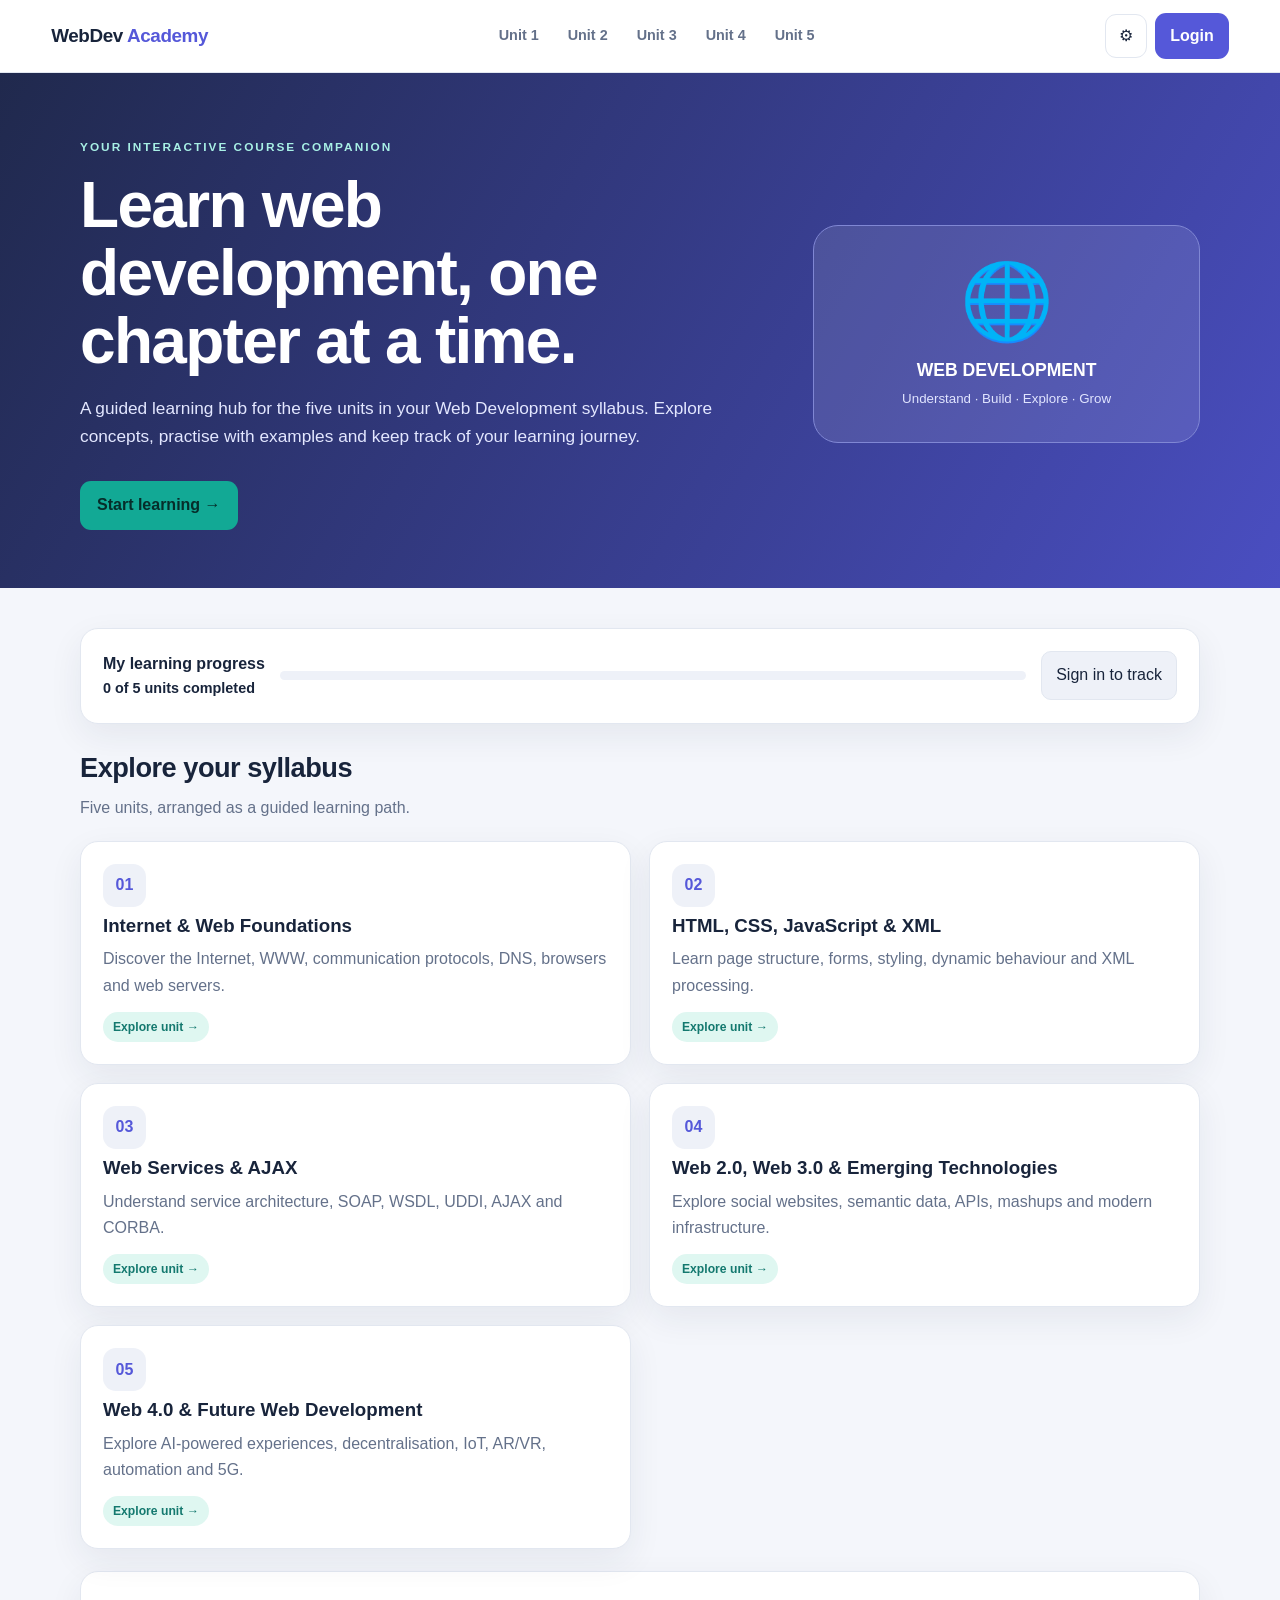
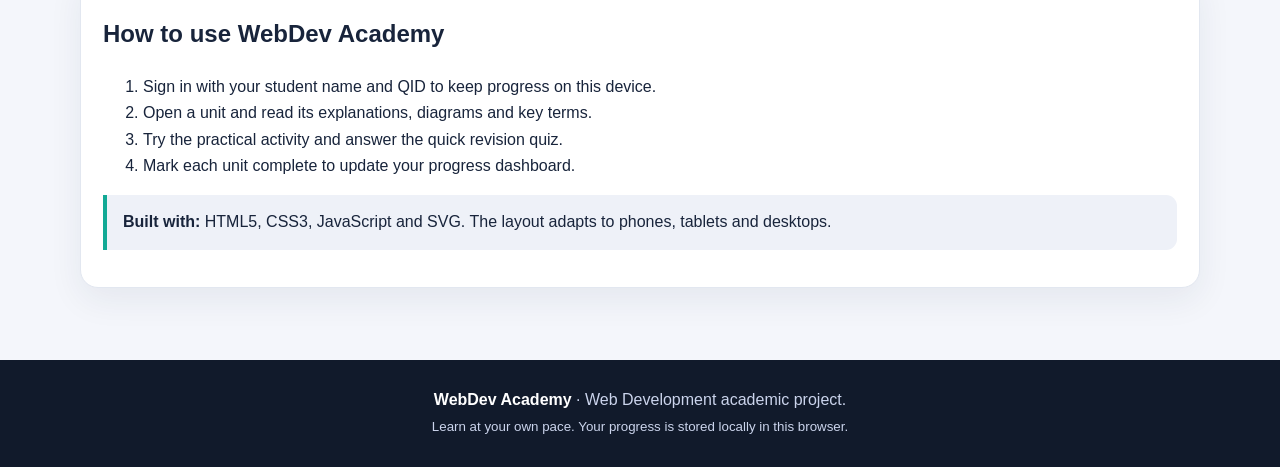
<file: index.html>
<!doctype html><html lang="en"><head><meta charset="utf-8"><meta name="viewport" content="width=device-width,initial-scale=1"><title>WebDev Academy | Learn Web Development</title><link rel="stylesheet" href="style.css"></head><body>
<header class="topbar"><div class="top-inner"><a class="brand" href="index.html">WebDev <span>Academy</span></a><button class="menu-btn" id="menuToggle" aria-label="Toggle navigation" aria-expanded="false">☰</button><nav class="nav" id="mainNav"><a href="unit1.html">Unit 1</a><a href="unit2.html">Unit 2</a><a href="unit3.html">Unit 3</a><a href="unit4.html">Unit 4</a><a href="unit5.html">Unit 5</a></nav><div class="top-actions"><button class="icon-btn" id="settingsOpen" aria-label="Open settings" title="Settings">⚙</button><button class="login-btn" id="loginOpen">Login</button></div></div></header>
<section class="hero"><div class="wrap hero-grid"><div><div class="eyebrow">Your interactive course companion</div><h1>Learn web development, one chapter at a time.</h1><p>A guided learning hub for the five units in your Web Development syllabus. Explore concepts, practise with examples and keep track of your learning journey.</p><a class="btn" href="unit1.html">Start learning →</a></div><div class="hero-art"><div class="globe">🌐</div><strong>WEB DEVELOPMENT</strong><small>Understand · Build · Explore · Grow</small></div></div></section>
<main class="wrap">
<div class="progress-panel card"><div><strong id="welcomeName">My learning progress</strong><div class="progress-label" id="progressLabel">0 of 5 units completed</div></div><div class="progress-track"><span id="overallProgress"></span></div><button class="secondary" id="progressLogin">Sign in to track</button></div>
<div class="section-head"><div><h2>Explore your syllabus</h2><p>Five units, arranged as a guided learning path.</p></div></div><div class="grid"><a class="card" href="unit1.html"><span class="unit-no">01</span><h3>Internet & Web Foundations</h3><p>Discover the Internet, WWW, communication protocols, DNS, browsers and web servers.</p><span class="tag">Explore unit →</span></a><a class="card" href="unit2.html"><span class="unit-no">02</span><h3>HTML, CSS, JavaScript & XML</h3><p>Learn page structure, forms, styling, dynamic behaviour and XML processing.</p><span class="tag">Explore unit →</span></a><a class="card" href="unit3.html"><span class="unit-no">03</span><h3>Web Services & AJAX</h3><p>Understand service architecture, SOAP, WSDL, UDDI, AJAX and CORBA.</p><span class="tag">Explore unit →</span></a><a class="card" href="unit4.html"><span class="unit-no">04</span><h3>Web 2.0, Web 3.0 & Emerging Technologies</h3><p>Explore social websites, semantic data, APIs, mashups and modern infrastructure.</p><span class="tag">Explore unit →</span></a><a class="card" href="unit5.html"><span class="unit-no">05</span><h3>Web 4.0 & Future Web Development</h3><p>Explore AI-powered experiences, decentralisation, IoT, AR/VR, automation and 5G.</p><span class="tag">Explore unit →</span></a></div>
<section class="card" style="margin-top:22px"><h2>How to use WebDev Academy</h2><ol><li>Sign in with your student name and QID to keep progress on this device.</li><li>Open a unit and read its explanations, diagrams and key terms.</li><li>Try the practical activity and answer the quick revision quiz.</li><li>Mark each unit complete to update your progress dashboard.</li></ol><div class="callout"><strong>Built with:</strong> HTML5, CSS3, JavaScript and SVG. The layout adapts to phones, tablets and desktops.</div></section>
</main>
<div class="dialog-backdrop" id="loginDialog" role="dialog" aria-modal="true" aria-labelledby="loginTitle"><div class="dialog"><h2 id="loginTitle">Your learning space</h2><p>Sign in with your name and QID to track your chapter progress on this device.</p><form id="loginForm"><label class="field"><span>Student name</span><input id="studentName" autocomplete="name" required maxlength="60" placeholder="Enter your name"></label><label class="field"><span>QID</span><input id="studentQid" required maxlength="40" placeholder="Enter your QID"></label><div class="callout"><strong>Privacy note:</strong> This is a front-end academic demo. Your details stay in this browser; there is no secure server authentication. Do not use a sensitive real-world ID on a publicly shared deployment.</div><div class="dialog-actions"><button type="button" class="secondary" data-close="loginDialog">Cancel</button><button class="primary" type="submit">Continue</button></div></form></div></div>
<div class="dialog-backdrop" id="settingsDialog" role="dialog" aria-modal="true" aria-labelledby="settingsTitle"><div class="dialog"><h2 id="settingsTitle">Website settings</h2><p>Adjust the learning experience.</p><div class="setting-row"><div><strong>Dark theme</strong><small>Switch between light and dark appearance.</small></div><input type="checkbox" id="darkToggle" aria-label="Dark theme"></div><div class="setting-row"><div><strong>Larger text</strong><small>Make lesson text easier to read.</small></div><input type="checkbox" id="textToggle" aria-label="Larger text"></div><div class="setting-row"><div><strong>Reduce motion</strong><small>Limit animated transitions.</small></div><input type="checkbox" id="motionToggle" aria-label="Reduce motion"></div><div class="setting-row"><div><strong>High contrast</strong><small>Strengthen borders and text contrast.</small></div><input type="checkbox" id="contrastToggle" aria-label="High contrast"></div><div class="dialog-actions"><button type="button" class="secondary" data-close="settingsDialog">Close</button></div></div></div>
<footer class="footer"><strong>WebDev Academy</strong> · Web Development academic project.<br><small>Learn at your own pace. Your progress is stored locally in this browser.</small></footer><script src="script.js"></script><script src="app.js"></script></body></html>
</file>
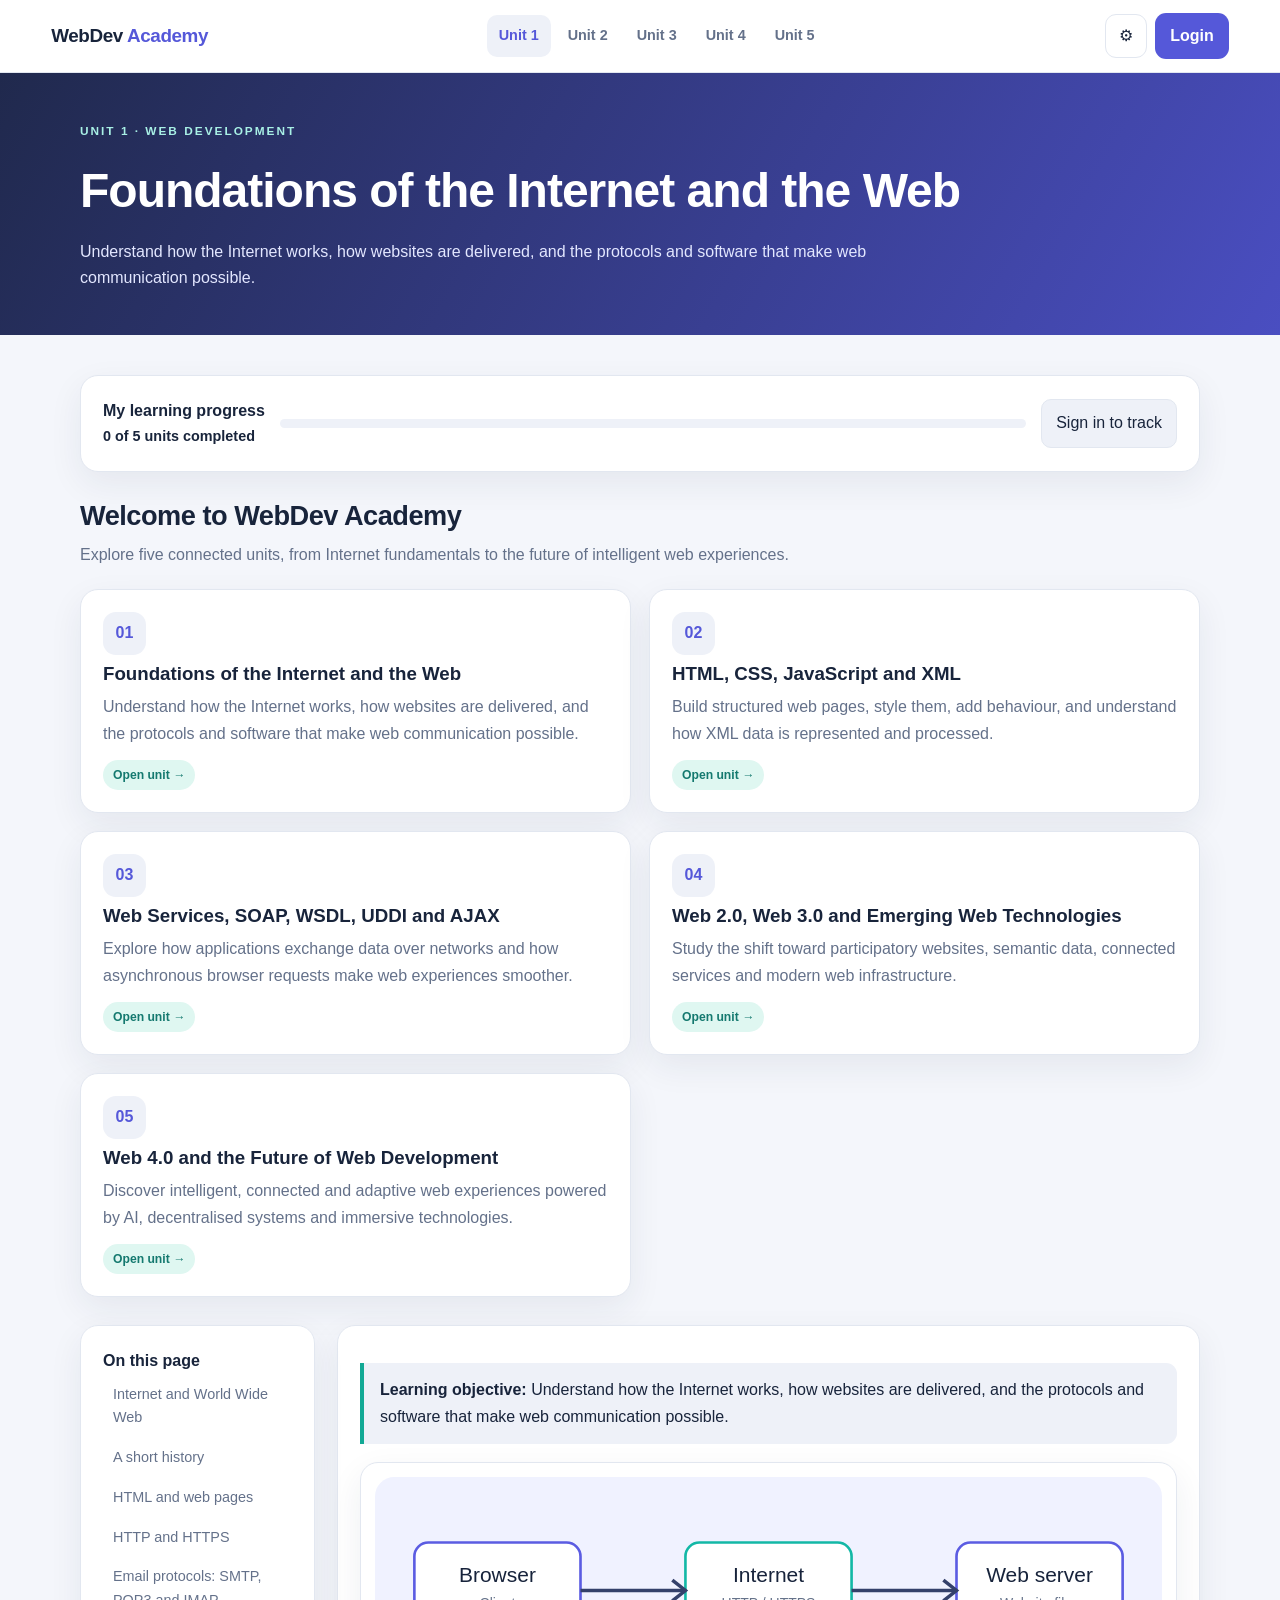
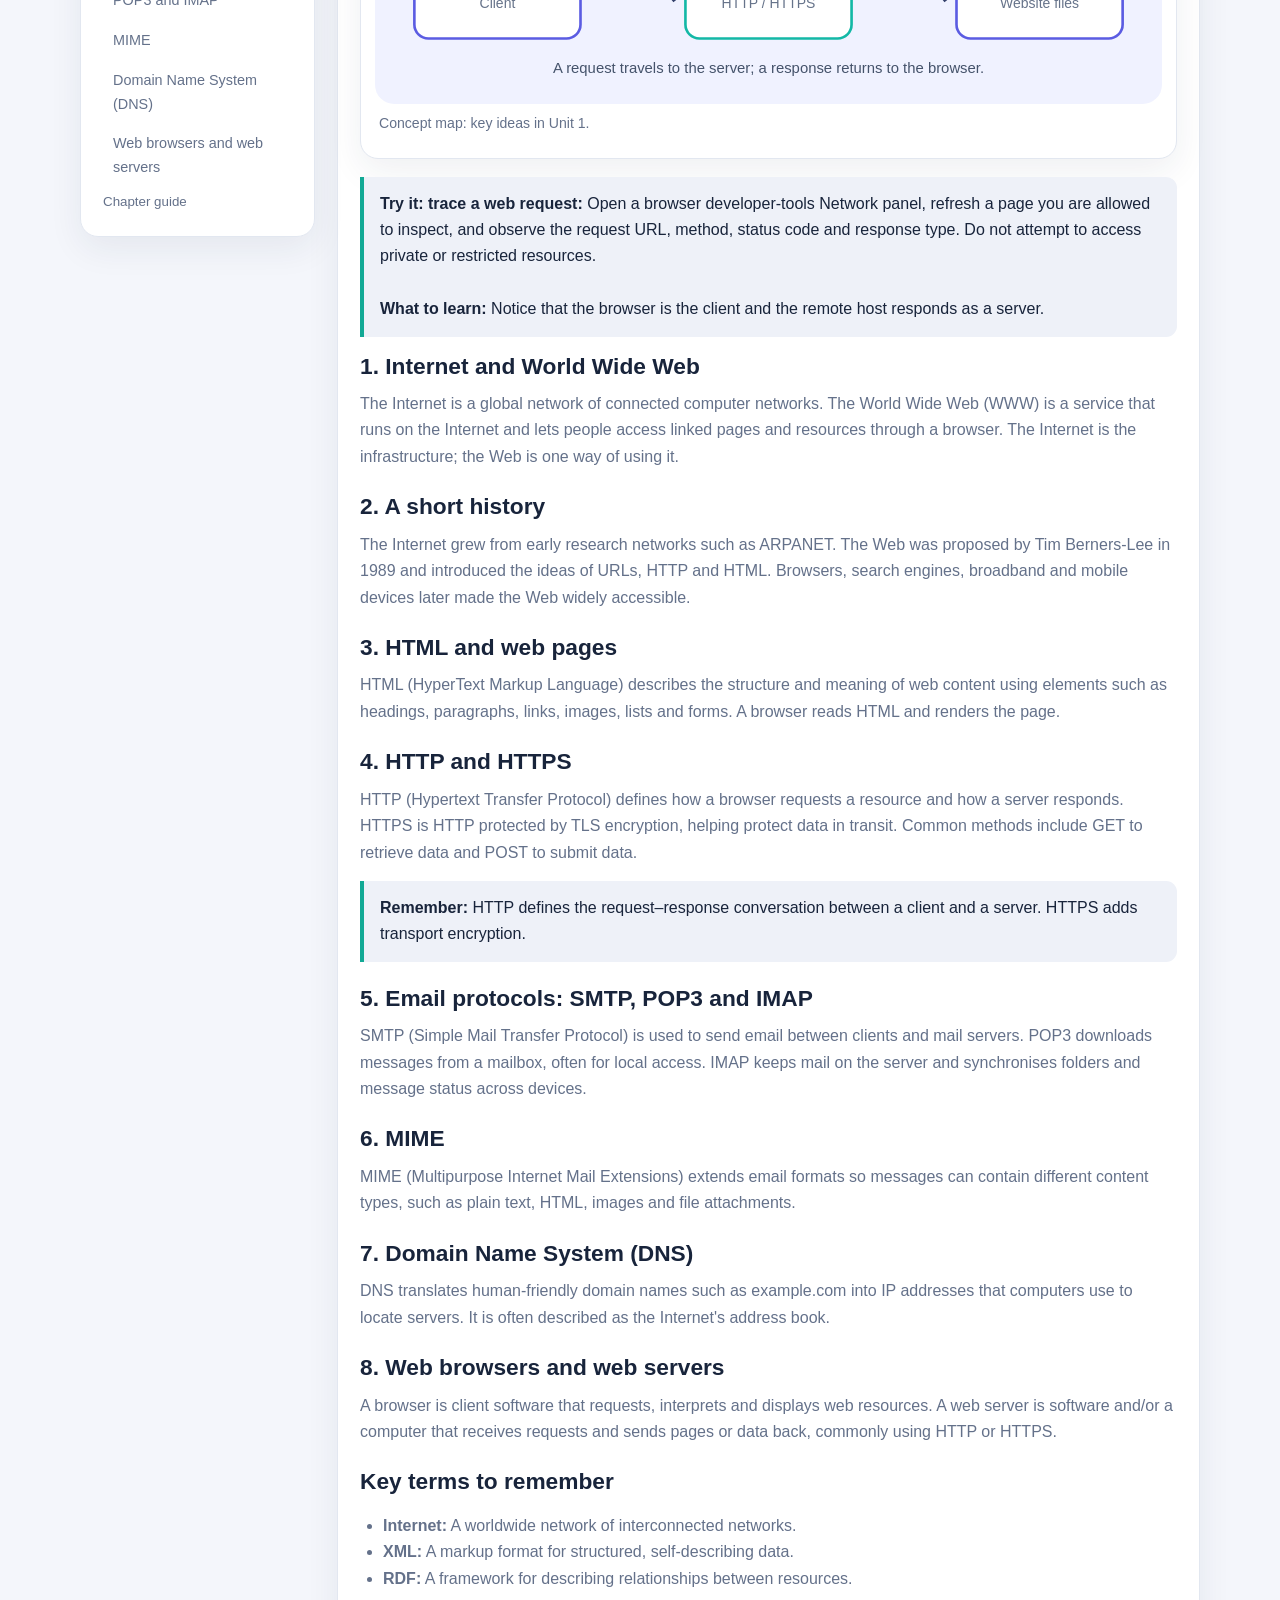
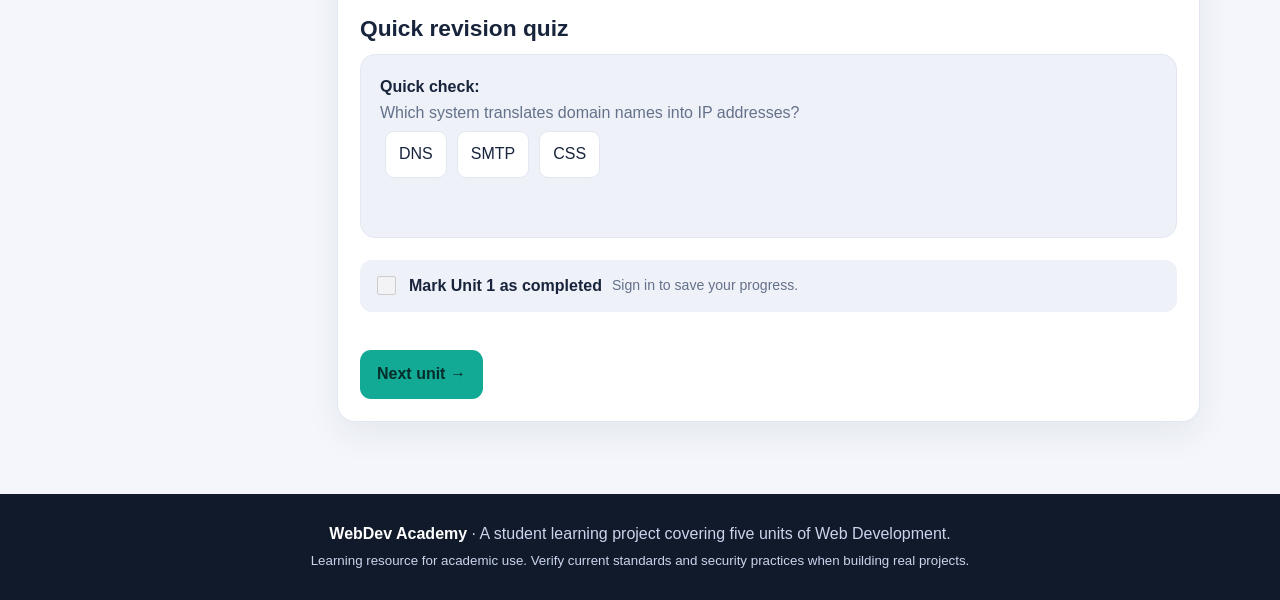
<file: unit1.html>
<!doctype html><html lang="en"><head><meta charset="utf-8"><meta name="viewport" content="width=device-width,initial-scale=1"><title>Unit 1: Foundations of the Internet and the Web | WebDev Academy</title><link rel="stylesheet" href="style.css"></head><body>
<header class="topbar"><div class="top-inner"><a class="brand" href="index.html">WebDev <span>Academy</span></a><button class="menu-btn" id="menuToggle" aria-label="Toggle navigation" aria-expanded="false">☰</button><nav class="nav" id="mainNav"><a href="unit1.html" class="active">Unit 1</a><a href="unit2.html" class="">Unit 2</a><a href="unit3.html" class="">Unit 3</a><a href="unit4.html" class="">Unit 4</a><a href="unit5.html" class="">Unit 5</a></nav><div class="top-actions"><button class="icon-btn" id="settingsOpen" aria-label="Open settings" title="Settings">⚙</button><button class="login-btn" id="loginOpen">Login</button></div></div></header>
<div class="page-hero"><div class="wrap"><span class="eyebrow">Unit 1 · Web Development</span><h1>Foundations of the Internet and the Web</h1><p>Understand how the Internet works, how websites are delivered, and the protocols and software that make web communication possible.</p></div></div>
<main class="wrap"><div class="progress-panel card"><div><strong>My learning progress</strong><div class="progress-label" id="progressLabel">0 of 5 units completed</div></div><div class="progress-track"><span id="overallProgress"></span></div><button class="secondary" id="progressLogin">Sign in to track</button></div>
<div class="section-head"><div><h2>Welcome to WebDev Academy</h2><p>Explore five connected units, from Internet fundamentals to the future of intelligent web experiences.</p></div></div>
<div class="grid" style="margin-bottom:28px"><a class="card" href="unit1.html"><span class="unit-no">01</span><h3>Foundations of the Internet and the Web</h3><p>Understand how the Internet works, how websites are delivered, and the protocols and software that make web communication possible.</p><span class="tag">Open unit →</span></a><a class="card" href="unit2.html"><span class="unit-no">02</span><h3>HTML, CSS, JavaScript and XML</h3><p>Build structured web pages, style them, add behaviour, and understand how XML data is represented and processed.</p><span class="tag">Open unit →</span></a><a class="card" href="unit3.html"><span class="unit-no">03</span><h3>Web Services, SOAP, WSDL, UDDI and AJAX</h3><p>Explore how applications exchange data over networks and how asynchronous browser requests make web experiences smoother.</p><span class="tag">Open unit →</span></a><a class="card" href="unit4.html"><span class="unit-no">04</span><h3>Web 2.0, Web 3.0 and Emerging Web Technologies</h3><p>Study the shift toward participatory websites, semantic data, connected services and modern web infrastructure.</p><span class="tag">Open unit →</span></a><a class="card" href="unit5.html"><span class="unit-no">05</span><h3>Web 4.0 and the Future of Web Development</h3><p>Discover intelligent, connected and adaptive web experiences powered by AI, decentralised systems and immersive technologies.</p><span class="tag">Open unit →</span></a></div>
<div class="layout"><aside class="card sidebar"><strong>On this page</strong><a href="#s1">Internet and World Wide Web</a><a href="#s2">A short history</a><a href="#s3">HTML and web pages</a><a href="#s4">HTTP and HTTPS</a><a href="#s5">Email protocols: SMTP, POP3 and IMAP</a><a href="#s6">MIME</a><a href="#s7">Domain Name System (DNS)</a><a href="#s8">Web browsers and web servers</a><div class="progress"><span></span></div><small style="color:var(--muted)">Chapter guide</small></aside><article class="card content"><div class="callout"><strong>Learning objective:</strong> Understand how the Internet works, how websites are delivered, and the protocols and software that make web communication possible.</div>
<figure class="card" style="margin:18px 0;padding:14px"><img src="assets/unit1.svg" alt="Concept diagram for unit 1" style="display:block;width:100%;height:auto;border-radius:12px"><figcaption style="color:var(--muted);font-size:.88rem;padding:8px 4px">Concept map: key ideas in Unit 1.</figcaption></figure>
<div class="callout"><strong>Try it: trace a web request:</strong> Open a browser developer-tools Network panel, refresh a page you are allowed to inspect, and observe the request URL, method, status code and response type. Do not attempt to access private or restricted resources.<br><br><strong>What to learn:</strong> Notice that the browser is the client and the remote host responds as a server.</div><section id="s1"><h2>1. Internet and World Wide Web</h2><p>The Internet is a global network of connected computer networks. The World Wide Web (WWW) is a service that runs on the Internet and lets people access linked pages and resources through a browser. The Internet is the infrastructure; the Web is one way of using it.</p></section><section id="s2"><h2>2. A short history</h2><p>The Internet grew from early research networks such as ARPANET. The Web was proposed by Tim Berners-Lee in 1989 and introduced the ideas of URLs, HTTP and HTML. Browsers, search engines, broadband and mobile devices later made the Web widely accessible.</p></section><section id="s3"><h2>3. HTML and web pages</h2><p>HTML (HyperText Markup Language) describes the structure and meaning of web content using elements such as headings, paragraphs, links, images, lists and forms. A browser reads HTML and renders the page.</p></section><section id="s4"><h2>4. HTTP and HTTPS</h2><p>HTTP (Hypertext Transfer Protocol) defines how a browser requests a resource and how a server responds. HTTPS is HTTP protected by TLS encryption, helping protect data in transit. Common methods include GET to retrieve data and POST to submit data.</p><div class="callout"><strong>Remember:</strong> HTTP defines the request–response conversation between a client and a server. HTTPS adds transport encryption.</div></section><section id="s5"><h2>5. Email protocols: SMTP, POP3 and IMAP</h2><p>SMTP (Simple Mail Transfer Protocol) is used to send email between clients and mail servers. POP3 downloads messages from a mailbox, often for local access. IMAP keeps mail on the server and synchronises folders and message status across devices.</p></section><section id="s6"><h2>6. MIME</h2><p>MIME (Multipurpose Internet Mail Extensions) extends email formats so messages can contain different content types, such as plain text, HTML, images and file attachments.</p></section><section id="s7"><h2>7. Domain Name System (DNS)</h2><p>DNS translates human-friendly domain names such as example.com into IP addresses that computers use to locate servers. It is often described as the Internet's address book.</p></section><section id="s8"><h2>8. Web browsers and web servers</h2><p>A browser is client software that requests, interprets and displays web resources. A web server is software and/or a computer that receives requests and sends pages or data back, commonly using HTTP or HTTPS.</p></section><section><h2>Key terms to remember</h2><ul><li><strong>Internet:</strong> A worldwide network of interconnected networks.</li><li><strong>XML:</strong> A markup format for structured, self-describing data.</li><li><strong>RDF:</strong> A framework for describing relationships between resources.</li></ul></section><section><h2>Quick revision quiz</h2><div class="quiz" data-answer="a"><strong>Quick check:</strong><p>Which system translates domain names into IP addresses?</p><button data-choice="a">DNS</button><button data-choice="b">SMTP</button><button data-choice="c">CSS</button><div class="feedback" aria-live="polite"></div></div></section><div class="complete-row"><input type="checkbox" id="unitComplete" data-unit="1"><label for="unitComplete">Mark Unit 1 as completed</label><span id="unitStatus" style="color:var(--muted);font-size:.88rem">Progress is saved in this browser after sign-in.</span></div><div style="display:flex;justify-content:space-between;gap:10px;flex-wrap:wrap;margin-top:25px"><a class="btn" href="unit2.html">Next unit →</a></div></article></div></main>

<div class="dialog-backdrop" id="loginDialog" role="dialog" aria-modal="true" aria-labelledby="loginTitle"><div class="dialog"><h2 id="loginTitle">Your learning space</h2><p>Sign in with your name and QID to track your chapter progress on this device.</p><form id="loginForm"><label class="field"><span>Student name</span><input id="studentName" autocomplete="name" required maxlength="60" placeholder="Enter your name"></label><label class="field"><span>QID</span><input id="studentQid" required maxlength="40" placeholder="Enter your QID"></label><div class="callout"><strong>Privacy note:</strong> This is a front-end academic demo. Your details stay in this browser; there is no secure server authentication. Do not use a sensitive real-world ID on a publicly shared deployment.</div><div class="dialog-actions"><button type="button" class="secondary" data-close="loginDialog">Cancel</button><button class="primary" type="submit">Continue</button></div></form></div></div>
<div class="dialog-backdrop" id="settingsDialog" role="dialog" aria-modal="true" aria-labelledby="settingsTitle"><div class="dialog"><h2 id="settingsTitle">Website settings</h2><p>Adjust the learning experience.</p><div class="setting-row"><div><strong>Dark theme</strong><small>Switch between light and dark appearance.</small></div><input type="checkbox" id="darkToggle" aria-label="Dark theme"></div><div class="setting-row"><div><strong>Larger text</strong><small>Make lesson text easier to read.</small></div><input type="checkbox" id="textToggle" aria-label="Larger text"></div><div class="setting-row"><div><strong>Reduce motion</strong><small>Limit animated transitions.</small></div><input type="checkbox" id="motionToggle" aria-label="Reduce motion"></div><div class="setting-row"><div><strong>High contrast</strong><small>Strengthen borders and text contrast.</small></div><input type="checkbox" id="contrastToggle" aria-label="High contrast"></div><div class="dialog-actions"><button type="button" class="secondary" data-close="settingsDialog">Close</button></div></div></div>
<footer class="footer"><strong>WebDev Academy</strong> · A student learning project covering five units of Web Development.<br><small>Learning resource for academic use. Verify current standards and security practices when building real projects.</small></footer><script src="script.js"></script><script src="app.js"></script></body></html>
</file>
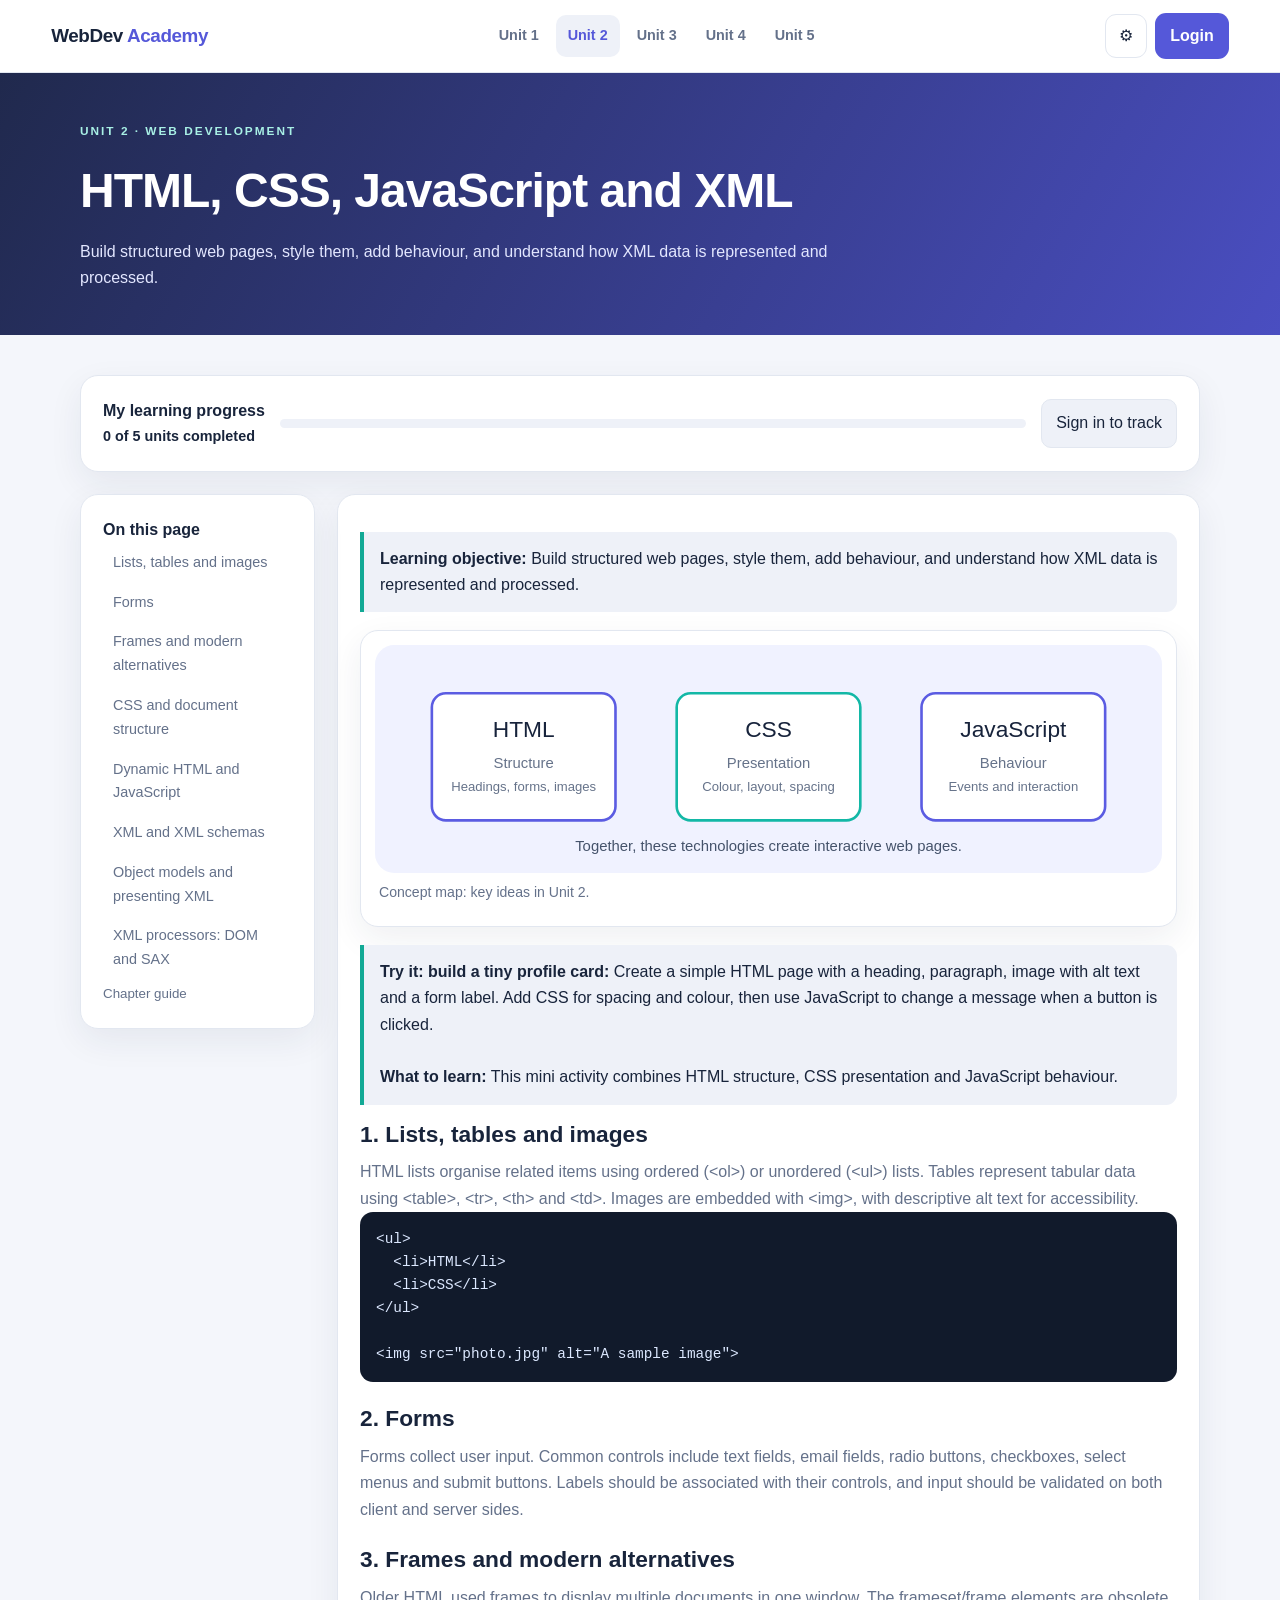
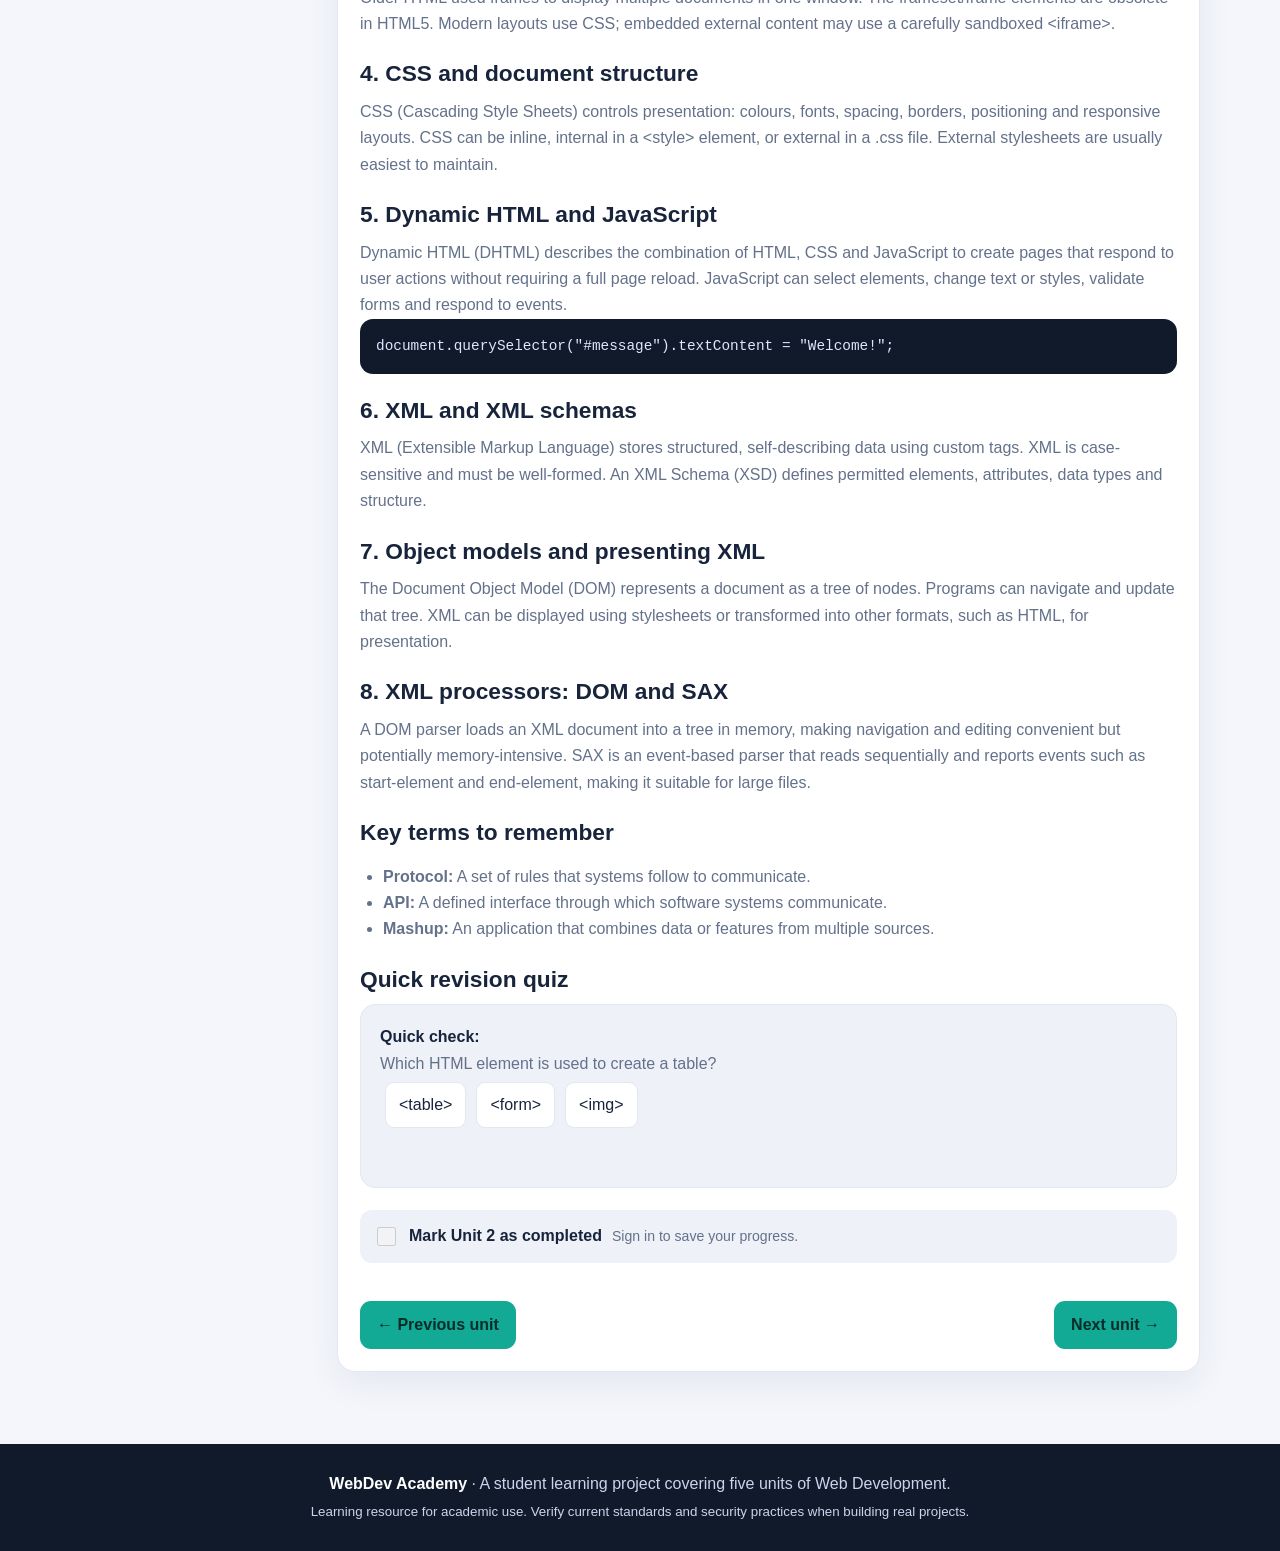
<file: unit2.html>
<!doctype html><html lang="en"><head><meta charset="utf-8"><meta name="viewport" content="width=device-width,initial-scale=1"><title>Unit 2: HTML, CSS, JavaScript and XML | WebDev Academy</title><link rel="stylesheet" href="style.css"></head><body>
<header class="topbar"><div class="top-inner"><a class="brand" href="index.html">WebDev <span>Academy</span></a><button class="menu-btn" id="menuToggle" aria-label="Toggle navigation" aria-expanded="false">☰</button><nav class="nav" id="mainNav"><a href="unit1.html" class="">Unit 1</a><a href="unit2.html" class="active">Unit 2</a><a href="unit3.html" class="">Unit 3</a><a href="unit4.html" class="">Unit 4</a><a href="unit5.html" class="">Unit 5</a></nav><div class="top-actions"><button class="icon-btn" id="settingsOpen" aria-label="Open settings" title="Settings">⚙</button><button class="login-btn" id="loginOpen">Login</button></div></div></header>
<div class="page-hero"><div class="wrap"><span class="eyebrow">Unit 2 · Web Development</span><h1>HTML, CSS, JavaScript and XML</h1><p>Build structured web pages, style them, add behaviour, and understand how XML data is represented and processed.</p></div></div>
<main class="wrap"><div class="progress-panel card"><div><strong>My learning progress</strong><div class="progress-label" id="progressLabel">0 of 5 units completed</div></div><div class="progress-track"><span id="overallProgress"></span></div><button class="secondary" id="progressLogin">Sign in to track</button></div><div class="layout"><aside class="card sidebar"><strong>On this page</strong><a href="#s1">Lists, tables and images</a><a href="#s2">Forms</a><a href="#s3">Frames and modern alternatives</a><a href="#s4">CSS and document structure</a><a href="#s5">Dynamic HTML and JavaScript</a><a href="#s6">XML and XML schemas</a><a href="#s7">Object models and presenting XML</a><a href="#s8">XML processors: DOM and SAX</a><div class="progress"><span></span></div><small style="color:var(--muted)">Chapter guide</small></aside><article class="card content"><div class="callout"><strong>Learning objective:</strong> Build structured web pages, style them, add behaviour, and understand how XML data is represented and processed.</div>
<figure class="card" style="margin:18px 0;padding:14px"><img src="assets/unit2.svg" alt="Concept diagram for unit 2" style="display:block;width:100%;height:auto;border-radius:12px"><figcaption style="color:var(--muted);font-size:.88rem;padding:8px 4px">Concept map: key ideas in Unit 2.</figcaption></figure>
<div class="callout"><strong>Try it: build a tiny profile card:</strong> Create a simple HTML page with a heading, paragraph, image with alt text and a form label. Add CSS for spacing and colour, then use JavaScript to change a message when a button is clicked.<br><br><strong>What to learn:</strong> This mini activity combines HTML structure, CSS presentation and JavaScript behaviour.</div><section id="s1"><h2>1. Lists, tables and images</h2><p>HTML lists organise related items using ordered (&lt;ol&gt;) or unordered (&lt;ul&gt;) lists. Tables represent tabular data using &lt;table&gt;, &lt;tr&gt;, &lt;th&gt; and &lt;td&gt;. Images are embedded with &lt;img&gt;, with descriptive alt text for accessibility.</p><div class="code">&lt;ul&gt;<br>&nbsp;&nbsp;&lt;li&gt;HTML&lt;/li&gt;<br>&nbsp;&nbsp;&lt;li&gt;CSS&lt;/li&gt;<br>&lt;/ul&gt;<br><br>&lt;img src="photo.jpg" alt="A sample image"&gt;</div></section><section id="s2"><h2>2. Forms</h2><p>Forms collect user input. Common controls include text fields, email fields, radio buttons, checkboxes, select menus and submit buttons. Labels should be associated with their controls, and input should be validated on both client and server sides.</p></section><section id="s3"><h2>3. Frames and modern alternatives</h2><p>Older HTML used frames to display multiple documents in one window. The frameset/frame elements are obsolete in HTML5. Modern layouts use CSS; embedded external content may use a carefully sandboxed &lt;iframe&gt;.</p></section><section id="s4"><h2>4. CSS and document structure</h2><p>CSS (Cascading Style Sheets) controls presentation: colours, fonts, spacing, borders, positioning and responsive layouts. CSS can be inline, internal in a &lt;style&gt; element, or external in a .css file. External stylesheets are usually easiest to maintain.</p></section><section id="s5"><h2>5. Dynamic HTML and JavaScript</h2><p>Dynamic HTML (DHTML) describes the combination of HTML, CSS and JavaScript to create pages that respond to user actions without requiring a full page reload. JavaScript can select elements, change text or styles, validate forms and respond to events.</p><div class="code">document.querySelector("#message").textContent = "Welcome!";</div></section><section id="s6"><h2>6. XML and XML schemas</h2><p>XML (Extensible Markup Language) stores structured, self-describing data using custom tags. XML is case-sensitive and must be well-formed. An XML Schema (XSD) defines permitted elements, attributes, data types and structure.</p></section><section id="s7"><h2>7. Object models and presenting XML</h2><p>The Document Object Model (DOM) represents a document as a tree of nodes. Programs can navigate and update that tree. XML can be displayed using stylesheets or transformed into other formats, such as HTML, for presentation.</p></section><section id="s8"><h2>8. XML processors: DOM and SAX</h2><p>A DOM parser loads an XML document into a tree in memory, making navigation and editing convenient but potentially memory-intensive. SAX is an event-based parser that reads sequentially and reports events such as start-element and end-element, making it suitable for large files.</p></section><section><h2>Key terms to remember</h2><ul><li><strong>Protocol:</strong> A set of rules that systems follow to communicate.</li><li><strong>API:</strong> A defined interface through which software systems communicate.</li><li><strong>Mashup:</strong> An application that combines data or features from multiple sources.</li></ul></section><section><h2>Quick revision quiz</h2><div class="quiz" data-answer="a"><strong>Quick check:</strong><p>Which HTML element is used to create a table?</p><button data-choice="a">&lt;table&gt;</button><button data-choice="b">&lt;form&gt;</button><button data-choice="c">&lt;img&gt;</button><div class="feedback" aria-live="polite"></div></div></section><div class="complete-row"><input type="checkbox" id="unitComplete" data-unit="2"><label for="unitComplete">Mark Unit 2 as completed</label><span id="unitStatus" style="color:var(--muted);font-size:.88rem">Progress is saved in this browser after sign-in.</span></div><div style="display:flex;justify-content:space-between;gap:10px;flex-wrap:wrap;margin-top:25px"><a class="btn" href="unit1.html">← Previous unit</a><a class="btn" href="unit3.html">Next unit →</a></div></article></div></main>

<div class="dialog-backdrop" id="loginDialog" role="dialog" aria-modal="true" aria-labelledby="loginTitle"><div class="dialog"><h2 id="loginTitle">Your learning space</h2><p>Sign in with your name and QID to track your chapter progress on this device.</p><form id="loginForm"><label class="field"><span>Student name</span><input id="studentName" autocomplete="name" required maxlength="60" placeholder="Enter your name"></label><label class="field"><span>QID</span><input id="studentQid" required maxlength="40" placeholder="Enter your QID"></label><div class="callout"><strong>Privacy note:</strong> This is a front-end academic demo. Your details stay in this browser; there is no secure server authentication. Do not use a sensitive real-world ID on a publicly shared deployment.</div><div class="dialog-actions"><button type="button" class="secondary" data-close="loginDialog">Cancel</button><button class="primary" type="submit">Continue</button></div></form></div></div>
<div class="dialog-backdrop" id="settingsDialog" role="dialog" aria-modal="true" aria-labelledby="settingsTitle"><div class="dialog"><h2 id="settingsTitle">Website settings</h2><p>Adjust the learning experience.</p><div class="setting-row"><div><strong>Dark theme</strong><small>Switch between light and dark appearance.</small></div><input type="checkbox" id="darkToggle" aria-label="Dark theme"></div><div class="setting-row"><div><strong>Larger text</strong><small>Make lesson text easier to read.</small></div><input type="checkbox" id="textToggle" aria-label="Larger text"></div><div class="setting-row"><div><strong>Reduce motion</strong><small>Limit animated transitions.</small></div><input type="checkbox" id="motionToggle" aria-label="Reduce motion"></div><div class="setting-row"><div><strong>High contrast</strong><small>Strengthen borders and text contrast.</small></div><input type="checkbox" id="contrastToggle" aria-label="High contrast"></div><div class="dialog-actions"><button type="button" class="secondary" data-close="settingsDialog">Close</button></div></div></div>
<footer class="footer"><strong>WebDev Academy</strong> · A student learning project covering five units of Web Development.<br><small>Learning resource for academic use. Verify current standards and security practices when building real projects.</small></footer><script src="script.js"></script><script src="app.js"></script></body></html>
</file>
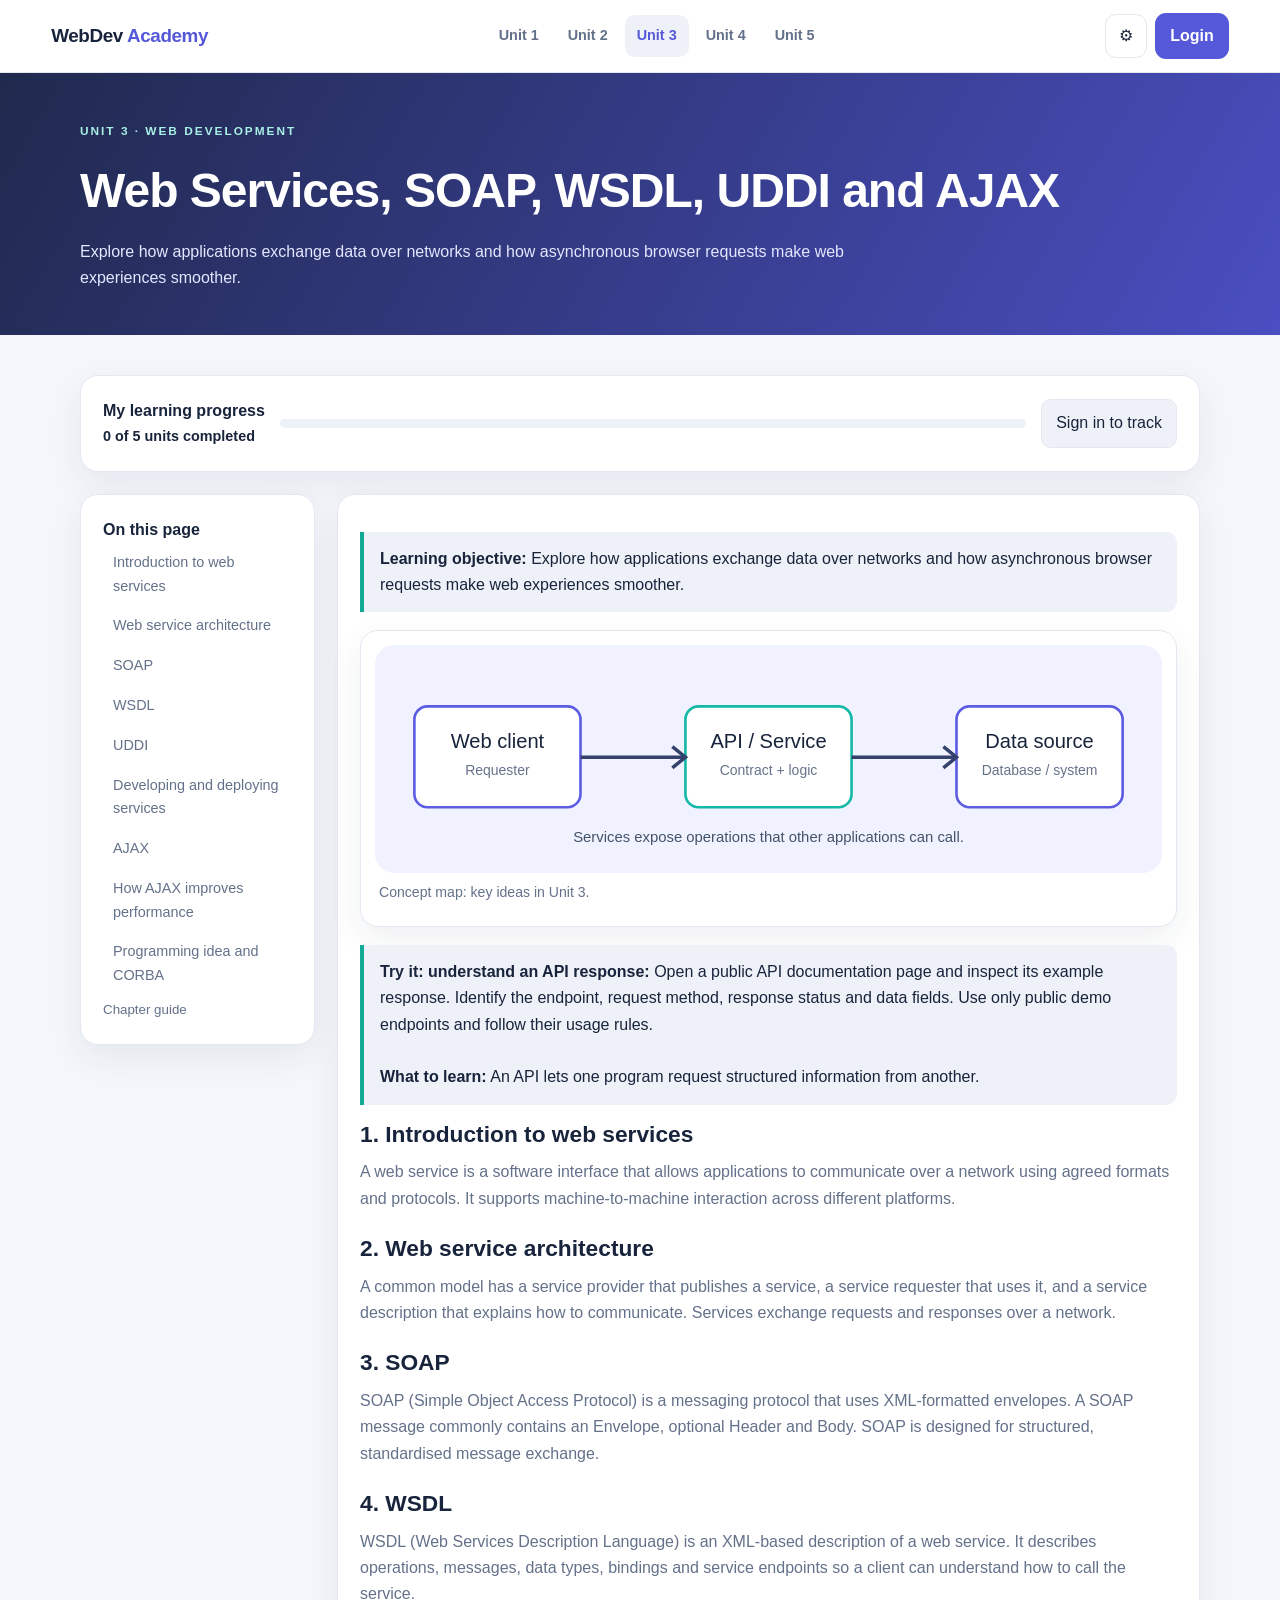
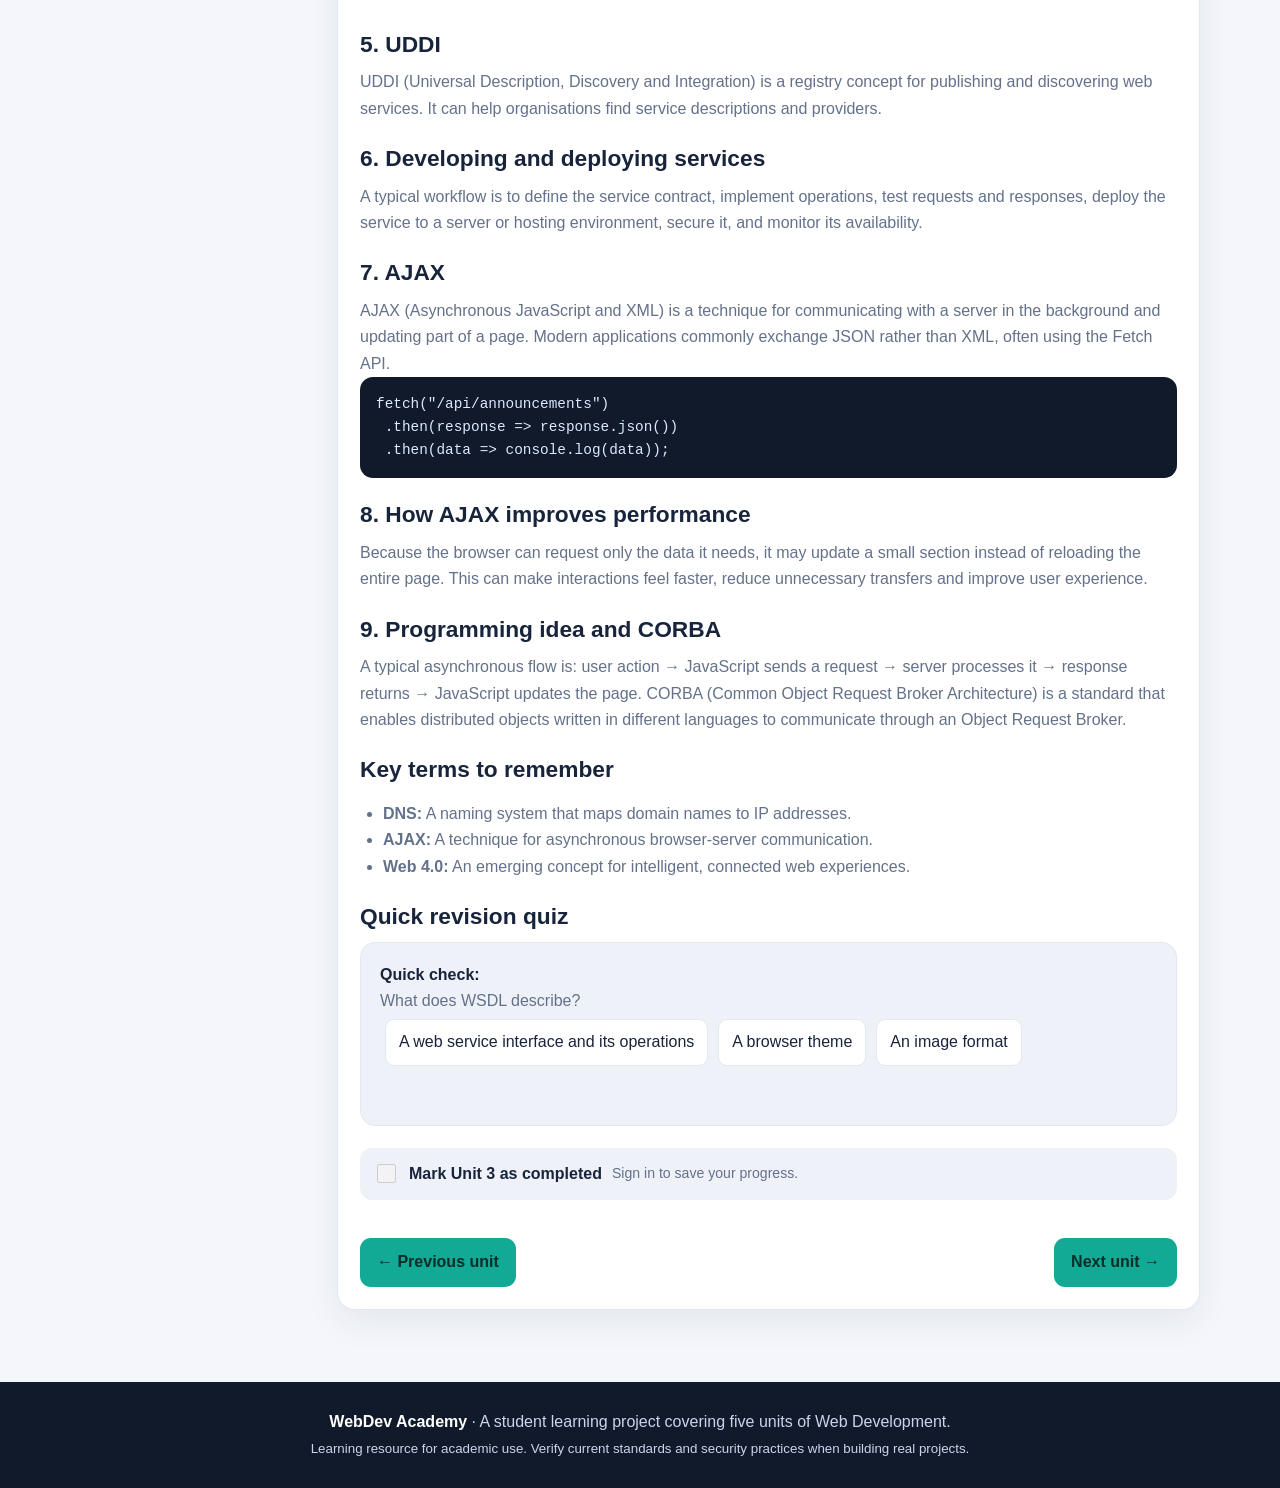
<file: unit3.html>
<!doctype html><html lang="en"><head><meta charset="utf-8"><meta name="viewport" content="width=device-width,initial-scale=1"><title>Unit 3: Web Services, SOAP, WSDL, UDDI and AJAX | WebDev Academy</title><link rel="stylesheet" href="style.css"></head><body>
<header class="topbar"><div class="top-inner"><a class="brand" href="index.html">WebDev <span>Academy</span></a><button class="menu-btn" id="menuToggle" aria-label="Toggle navigation" aria-expanded="false">☰</button><nav class="nav" id="mainNav"><a href="unit1.html" class="">Unit 1</a><a href="unit2.html" class="">Unit 2</a><a href="unit3.html" class="active">Unit 3</a><a href="unit4.html" class="">Unit 4</a><a href="unit5.html" class="">Unit 5</a></nav><div class="top-actions"><button class="icon-btn" id="settingsOpen" aria-label="Open settings" title="Settings">⚙</button><button class="login-btn" id="loginOpen">Login</button></div></div></header>
<div class="page-hero"><div class="wrap"><span class="eyebrow">Unit 3 · Web Development</span><h1>Web Services, SOAP, WSDL, UDDI and AJAX</h1><p>Explore how applications exchange data over networks and how asynchronous browser requests make web experiences smoother.</p></div></div>
<main class="wrap"><div class="progress-panel card"><div><strong>My learning progress</strong><div class="progress-label" id="progressLabel">0 of 5 units completed</div></div><div class="progress-track"><span id="overallProgress"></span></div><button class="secondary" id="progressLogin">Sign in to track</button></div><div class="layout"><aside class="card sidebar"><strong>On this page</strong><a href="#s1">Introduction to web services</a><a href="#s2">Web service architecture</a><a href="#s3">SOAP</a><a href="#s4">WSDL</a><a href="#s5">UDDI</a><a href="#s6">Developing and deploying services</a><a href="#s7">AJAX</a><a href="#s8">How AJAX improves performance</a><a href="#s9">Programming idea and CORBA</a><div class="progress"><span></span></div><small style="color:var(--muted)">Chapter guide</small></aside><article class="card content"><div class="callout"><strong>Learning objective:</strong> Explore how applications exchange data over networks and how asynchronous browser requests make web experiences smoother.</div>
<figure class="card" style="margin:18px 0;padding:14px"><img src="assets/unit3.svg" alt="Concept diagram for unit 3" style="display:block;width:100%;height:auto;border-radius:12px"><figcaption style="color:var(--muted);font-size:.88rem;padding:8px 4px">Concept map: key ideas in Unit 3.</figcaption></figure>
<div class="callout"><strong>Try it: understand an API response:</strong> Open a public API documentation page and inspect its example response. Identify the endpoint, request method, response status and data fields. Use only public demo endpoints and follow their usage rules.<br><br><strong>What to learn:</strong> An API lets one program request structured information from another.</div><section id="s1"><h2>1. Introduction to web services</h2><p>A web service is a software interface that allows applications to communicate over a network using agreed formats and protocols. It supports machine-to-machine interaction across different platforms.</p></section><section id="s2"><h2>2. Web service architecture</h2><p>A common model has a service provider that publishes a service, a service requester that uses it, and a service description that explains how to communicate. Services exchange requests and responses over a network.</p></section><section id="s3"><h2>3. SOAP</h2><p>SOAP (Simple Object Access Protocol) is a messaging protocol that uses XML-formatted envelopes. A SOAP message commonly contains an Envelope, optional Header and Body. SOAP is designed for structured, standardised message exchange.</p></section><section id="s4"><h2>4. WSDL</h2><p>WSDL (Web Services Description Language) is an XML-based description of a web service. It describes operations, messages, data types, bindings and service endpoints so a client can understand how to call the service.</p></section><section id="s5"><h2>5. UDDI</h2><p>UDDI (Universal Description, Discovery and Integration) is a registry concept for publishing and discovering web services. It can help organisations find service descriptions and providers.</p></section><section id="s6"><h2>6. Developing and deploying services</h2><p>A typical workflow is to define the service contract, implement operations, test requests and responses, deploy the service to a server or hosting environment, secure it, and monitor its availability.</p></section><section id="s7"><h2>7. AJAX</h2><p>AJAX (Asynchronous JavaScript and XML) is a technique for communicating with a server in the background and updating part of a page. Modern applications commonly exchange JSON rather than XML, often using the Fetch API.</p><div class="code">fetch("/api/announcements")<br>&nbsp;.then(response =&gt; response.json())<br>&nbsp;.then(data =&gt; console.log(data));</div></section><section id="s8"><h2>8. How AJAX improves performance</h2><p>Because the browser can request only the data it needs, it may update a small section instead of reloading the entire page. This can make interactions feel faster, reduce unnecessary transfers and improve user experience.</p></section><section id="s9"><h2>9. Programming idea and CORBA</h2><p>A typical asynchronous flow is: user action → JavaScript sends a request → server processes it → response returns → JavaScript updates the page. CORBA (Common Object Request Broker Architecture) is a standard that enables distributed objects written in different languages to communicate through an Object Request Broker.</p></section><section><h2>Key terms to remember</h2><ul><li><strong>DNS:</strong> A naming system that maps domain names to IP addresses.</li><li><strong>AJAX:</strong> A technique for asynchronous browser-server communication.</li><li><strong>Web 4.0:</strong> An emerging concept for intelligent, connected web experiences.</li></ul></section><section><h2>Quick revision quiz</h2><div class="quiz" data-answer="a"><strong>Quick check:</strong><p>What does WSDL describe?</p><button data-choice="a">A web service interface and its operations</button><button data-choice="b">A browser theme</button><button data-choice="c">An image format</button><div class="feedback" aria-live="polite"></div></div></section><div class="complete-row"><input type="checkbox" id="unitComplete" data-unit="3"><label for="unitComplete">Mark Unit 3 as completed</label><span id="unitStatus" style="color:var(--muted);font-size:.88rem">Progress is saved in this browser after sign-in.</span></div><div style="display:flex;justify-content:space-between;gap:10px;flex-wrap:wrap;margin-top:25px"><a class="btn" href="unit2.html">← Previous unit</a><a class="btn" href="unit4.html">Next unit →</a></div></article></div></main>

<div class="dialog-backdrop" id="loginDialog" role="dialog" aria-modal="true" aria-labelledby="loginTitle"><div class="dialog"><h2 id="loginTitle">Your learning space</h2><p>Sign in with your name and QID to track your chapter progress on this device.</p><form id="loginForm"><label class="field"><span>Student name</span><input id="studentName" autocomplete="name" required maxlength="60" placeholder="Enter your name"></label><label class="field"><span>QID</span><input id="studentQid" required maxlength="40" placeholder="Enter your QID"></label><div class="callout"><strong>Privacy note:</strong> This is a front-end academic demo. Your details stay in this browser; there is no secure server authentication. Do not use a sensitive real-world ID on a publicly shared deployment.</div><div class="dialog-actions"><button type="button" class="secondary" data-close="loginDialog">Cancel</button><button class="primary" type="submit">Continue</button></div></form></div></div>
<div class="dialog-backdrop" id="settingsDialog" role="dialog" aria-modal="true" aria-labelledby="settingsTitle"><div class="dialog"><h2 id="settingsTitle">Website settings</h2><p>Adjust the learning experience.</p><div class="setting-row"><div><strong>Dark theme</strong><small>Switch between light and dark appearance.</small></div><input type="checkbox" id="darkToggle" aria-label="Dark theme"></div><div class="setting-row"><div><strong>Larger text</strong><small>Make lesson text easier to read.</small></div><input type="checkbox" id="textToggle" aria-label="Larger text"></div><div class="setting-row"><div><strong>Reduce motion</strong><small>Limit animated transitions.</small></div><input type="checkbox" id="motionToggle" aria-label="Reduce motion"></div><div class="setting-row"><div><strong>High contrast</strong><small>Strengthen borders and text contrast.</small></div><input type="checkbox" id="contrastToggle" aria-label="High contrast"></div><div class="dialog-actions"><button type="button" class="secondary" data-close="settingsDialog">Close</button></div></div></div>
<footer class="footer"><strong>WebDev Academy</strong> · A student learning project covering five units of Web Development.<br><small>Learning resource for academic use. Verify current standards and security practices when building real projects.</small></footer><script src="script.js"></script><script src="app.js"></script></body></html>
</file>
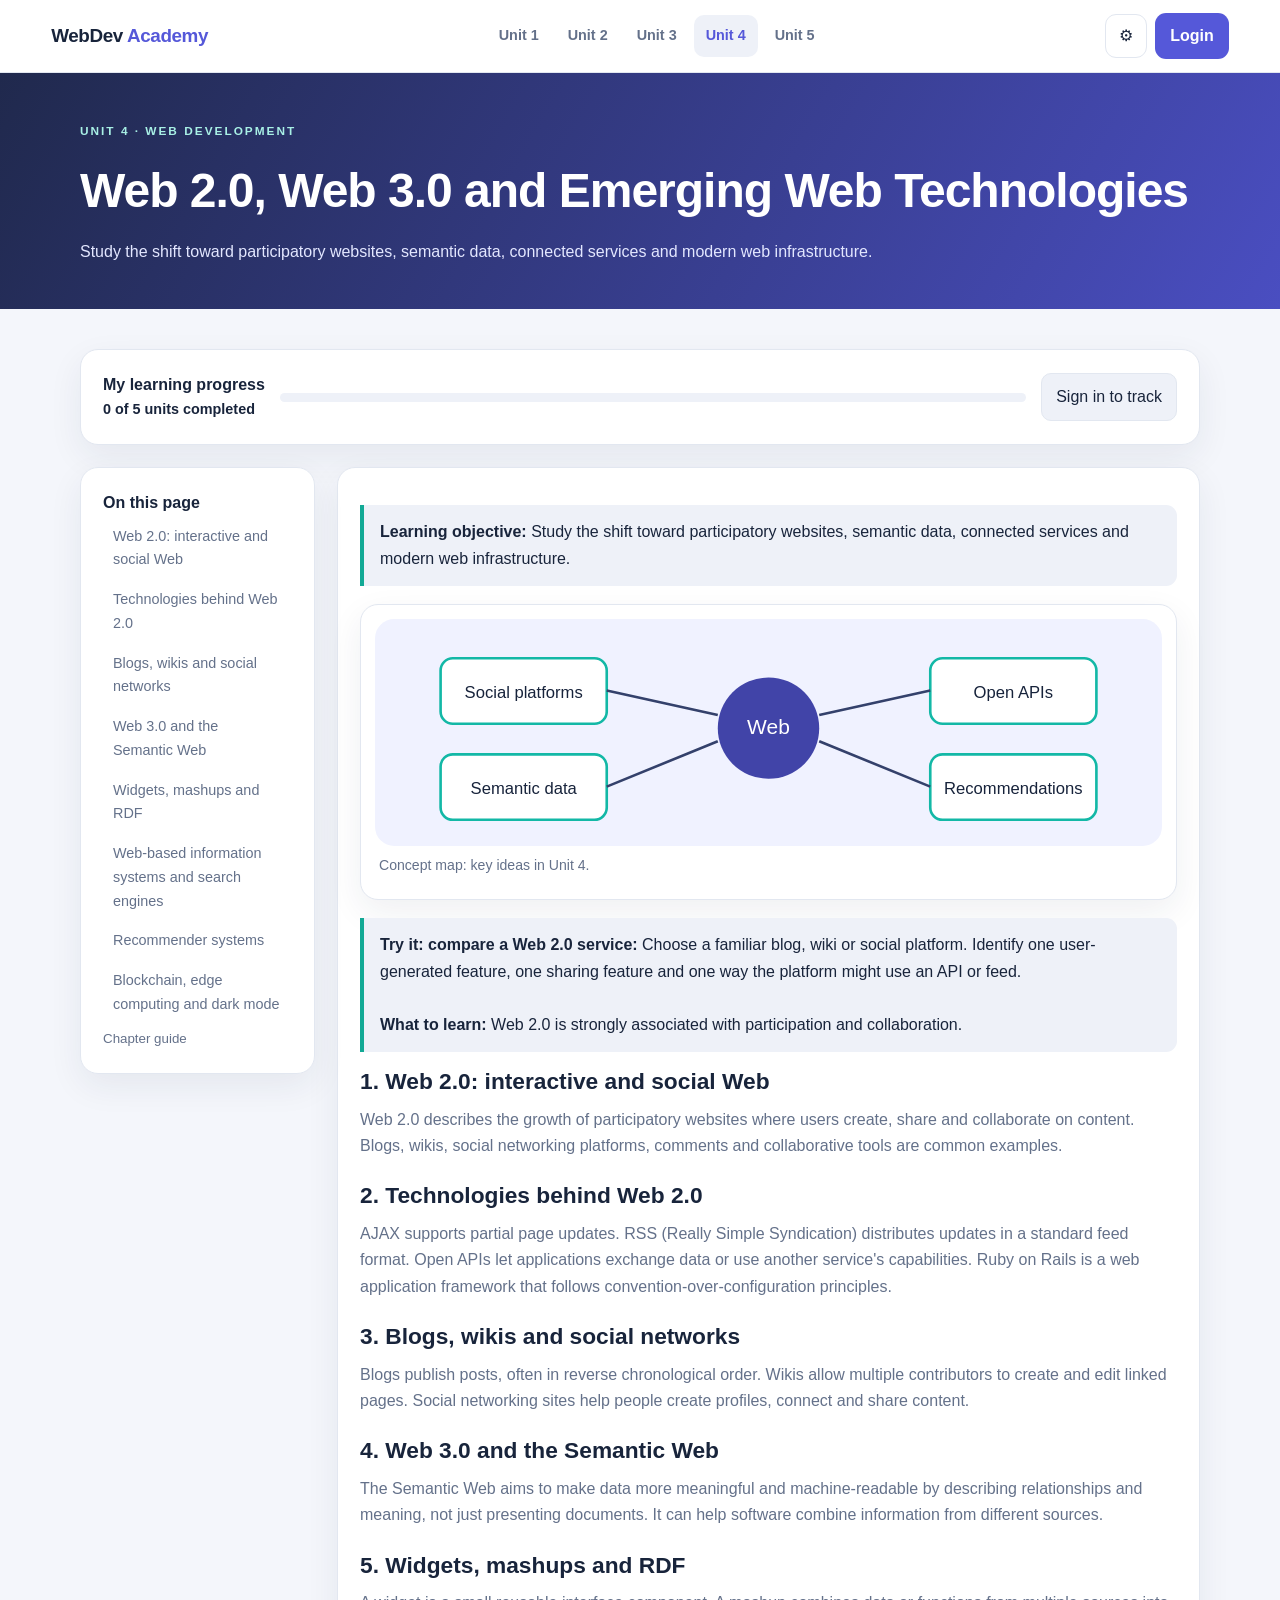
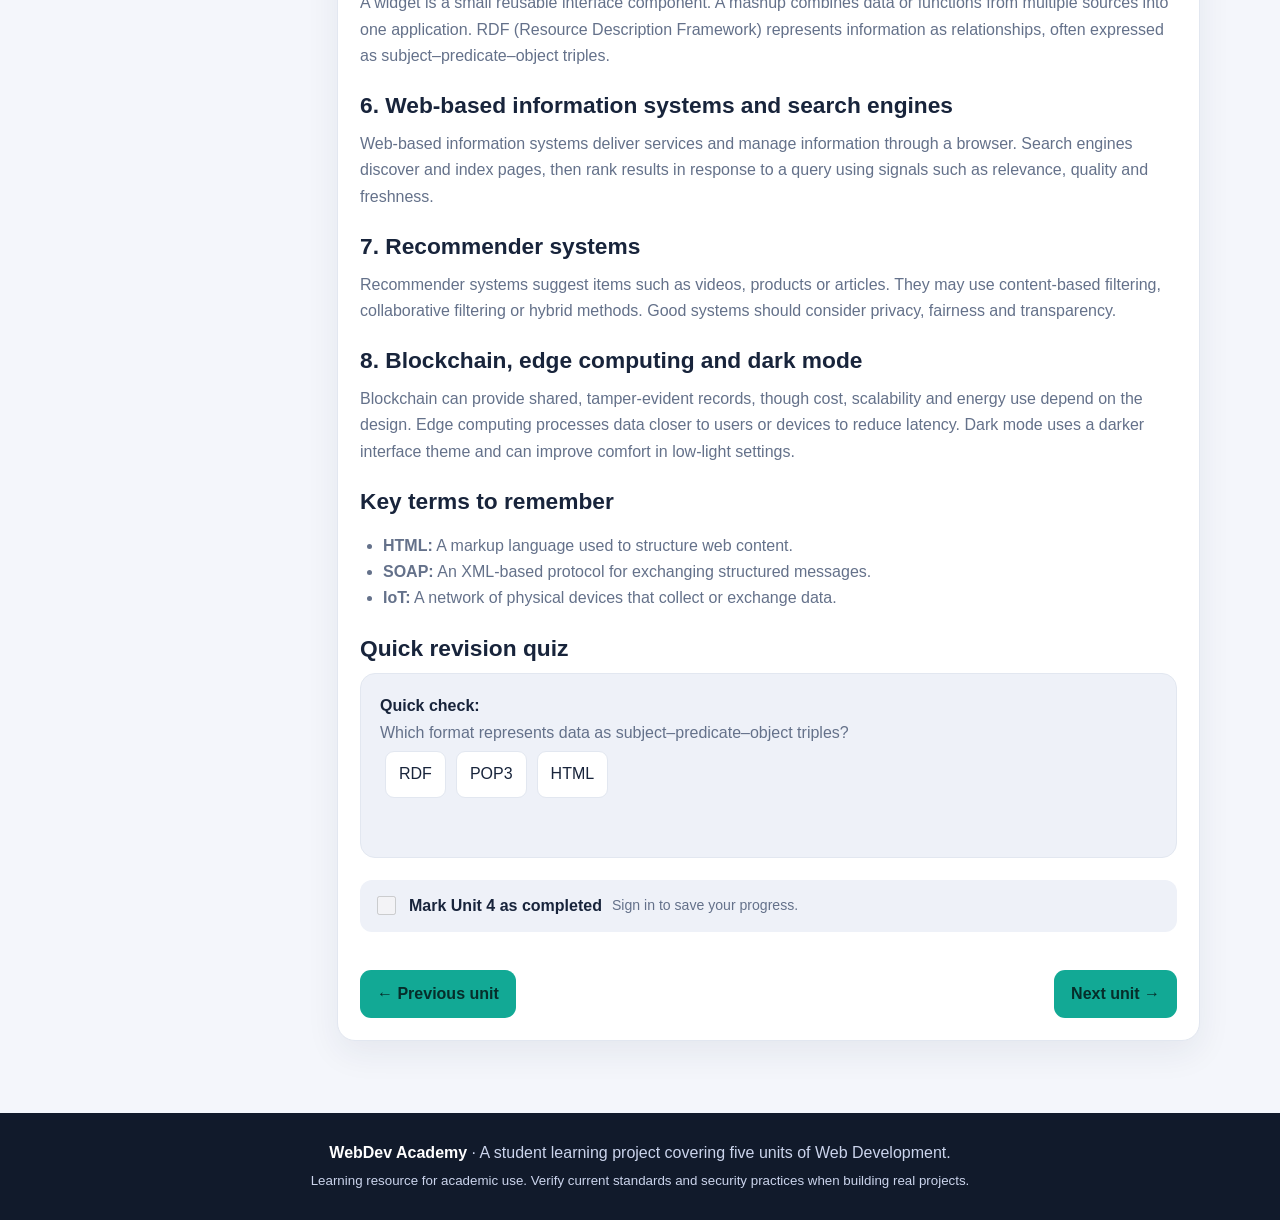
<file: unit4.html>
<!doctype html><html lang="en"><head><meta charset="utf-8"><meta name="viewport" content="width=device-width,initial-scale=1"><title>Unit 4: Web 2.0, Web 3.0 and Emerging Web Technologies | WebDev Academy</title><link rel="stylesheet" href="style.css"></head><body>
<header class="topbar"><div class="top-inner"><a class="brand" href="index.html">WebDev <span>Academy</span></a><button class="menu-btn" id="menuToggle" aria-label="Toggle navigation" aria-expanded="false">☰</button><nav class="nav" id="mainNav"><a href="unit1.html" class="">Unit 1</a><a href="unit2.html" class="">Unit 2</a><a href="unit3.html" class="">Unit 3</a><a href="unit4.html" class="active">Unit 4</a><a href="unit5.html" class="">Unit 5</a></nav><div class="top-actions"><button class="icon-btn" id="settingsOpen" aria-label="Open settings" title="Settings">⚙</button><button class="login-btn" id="loginOpen">Login</button></div></div></header>
<div class="page-hero"><div class="wrap"><span class="eyebrow">Unit 4 · Web Development</span><h1>Web 2.0, Web 3.0 and Emerging Web Technologies</h1><p>Study the shift toward participatory websites, semantic data, connected services and modern web infrastructure.</p></div></div>
<main class="wrap"><div class="progress-panel card"><div><strong>My learning progress</strong><div class="progress-label" id="progressLabel">0 of 5 units completed</div></div><div class="progress-track"><span id="overallProgress"></span></div><button class="secondary" id="progressLogin">Sign in to track</button></div><div class="layout"><aside class="card sidebar"><strong>On this page</strong><a href="#s1">Web 2.0: interactive and social Web</a><a href="#s2">Technologies behind Web 2.0</a><a href="#s3">Blogs, wikis and social networks</a><a href="#s4">Web 3.0 and the Semantic Web</a><a href="#s5">Widgets, mashups and RDF</a><a href="#s6">Web-based information systems and search engines</a><a href="#s7">Recommender systems</a><a href="#s8">Blockchain, edge computing and dark mode</a><div class="progress"><span></span></div><small style="color:var(--muted)">Chapter guide</small></aside><article class="card content"><div class="callout"><strong>Learning objective:</strong> Study the shift toward participatory websites, semantic data, connected services and modern web infrastructure.</div>
<figure class="card" style="margin:18px 0;padding:14px"><img src="assets/unit4.svg" alt="Concept diagram for unit 4" style="display:block;width:100%;height:auto;border-radius:12px"><figcaption style="color:var(--muted);font-size:.88rem;padding:8px 4px">Concept map: key ideas in Unit 4.</figcaption></figure>
<div class="callout"><strong>Try it: compare a Web 2.0 service:</strong> Choose a familiar blog, wiki or social platform. Identify one user-generated feature, one sharing feature and one way the platform might use an API or feed.<br><br><strong>What to learn:</strong> Web 2.0 is strongly associated with participation and collaboration.</div><section id="s1"><h2>1. Web 2.0: interactive and social Web</h2><p>Web 2.0 describes the growth of participatory websites where users create, share and collaborate on content. Blogs, wikis, social networking platforms, comments and collaborative tools are common examples.</p></section><section id="s2"><h2>2. Technologies behind Web 2.0</h2><p>AJAX supports partial page updates. RSS (Really Simple Syndication) distributes updates in a standard feed format. Open APIs let applications exchange data or use another service's capabilities. Ruby on Rails is a web application framework that follows convention-over-configuration principles.</p></section><section id="s3"><h2>3. Blogs, wikis and social networks</h2><p>Blogs publish posts, often in reverse chronological order. Wikis allow multiple contributors to create and edit linked pages. Social networking sites help people create profiles, connect and share content.</p></section><section id="s4"><h2>4. Web 3.0 and the Semantic Web</h2><p>The Semantic Web aims to make data more meaningful and machine-readable by describing relationships and meaning, not just presenting documents. It can help software combine information from different sources.</p></section><section id="s5"><h2>5. Widgets, mashups and RDF</h2><p>A widget is a small reusable interface component. A mashup combines data or functions from multiple sources into one application. RDF (Resource Description Framework) represents information as relationships, often expressed as subject–predicate–object triples.</p></section><section id="s6"><h2>6. Web-based information systems and search engines</h2><p>Web-based information systems deliver services and manage information through a browser. Search engines discover and index pages, then rank results in response to a query using signals such as relevance, quality and freshness.</p></section><section id="s7"><h2>7. Recommender systems</h2><p>Recommender systems suggest items such as videos, products or articles. They may use content-based filtering, collaborative filtering or hybrid methods. Good systems should consider privacy, fairness and transparency.</p></section><section id="s8"><h2>8. Blockchain, edge computing and dark mode</h2><p>Blockchain can provide shared, tamper-evident records, though cost, scalability and energy use depend on the design. Edge computing processes data closer to users or devices to reduce latency. Dark mode uses a darker interface theme and can improve comfort in low-light settings.</p></section><section><h2>Key terms to remember</h2><ul><li><strong>HTML:</strong> A markup language used to structure web content.</li><li><strong>SOAP:</strong> An XML-based protocol for exchanging structured messages.</li><li><strong>IoT:</strong> A network of physical devices that collect or exchange data.</li></ul></section><section><h2>Quick revision quiz</h2><div class="quiz" data-answer="a"><strong>Quick check:</strong><p>Which format represents data as subject–predicate–object triples?</p><button data-choice="a">RDF</button><button data-choice="b">POP3</button><button data-choice="c">HTML</button><div class="feedback" aria-live="polite"></div></div></section><div class="complete-row"><input type="checkbox" id="unitComplete" data-unit="4"><label for="unitComplete">Mark Unit 4 as completed</label><span id="unitStatus" style="color:var(--muted);font-size:.88rem">Progress is saved in this browser after sign-in.</span></div><div style="display:flex;justify-content:space-between;gap:10px;flex-wrap:wrap;margin-top:25px"><a class="btn" href="unit3.html">← Previous unit</a><a class="btn" href="unit5.html">Next unit →</a></div></article></div></main>

<div class="dialog-backdrop" id="loginDialog" role="dialog" aria-modal="true" aria-labelledby="loginTitle"><div class="dialog"><h2 id="loginTitle">Your learning space</h2><p>Sign in with your name and QID to track your chapter progress on this device.</p><form id="loginForm"><label class="field"><span>Student name</span><input id="studentName" autocomplete="name" required maxlength="60" placeholder="Enter your name"></label><label class="field"><span>QID</span><input id="studentQid" required maxlength="40" placeholder="Enter your QID"></label><div class="callout"><strong>Privacy note:</strong> This is a front-end academic demo. Your details stay in this browser; there is no secure server authentication. Do not use a sensitive real-world ID on a publicly shared deployment.</div><div class="dialog-actions"><button type="button" class="secondary" data-close="loginDialog">Cancel</button><button class="primary" type="submit">Continue</button></div></form></div></div>
<div class="dialog-backdrop" id="settingsDialog" role="dialog" aria-modal="true" aria-labelledby="settingsTitle"><div class="dialog"><h2 id="settingsTitle">Website settings</h2><p>Adjust the learning experience.</p><div class="setting-row"><div><strong>Dark theme</strong><small>Switch between light and dark appearance.</small></div><input type="checkbox" id="darkToggle" aria-label="Dark theme"></div><div class="setting-row"><div><strong>Larger text</strong><small>Make lesson text easier to read.</small></div><input type="checkbox" id="textToggle" aria-label="Larger text"></div><div class="setting-row"><div><strong>Reduce motion</strong><small>Limit animated transitions.</small></div><input type="checkbox" id="motionToggle" aria-label="Reduce motion"></div><div class="setting-row"><div><strong>High contrast</strong><small>Strengthen borders and text contrast.</small></div><input type="checkbox" id="contrastToggle" aria-label="High contrast"></div><div class="dialog-actions"><button type="button" class="secondary" data-close="settingsDialog">Close</button></div></div></div>
<footer class="footer"><strong>WebDev Academy</strong> · A student learning project covering five units of Web Development.<br><small>Learning resource for academic use. Verify current standards and security practices when building real projects.</small></footer><script src="script.js"></script><script src="app.js"></script></body></html>
</file>
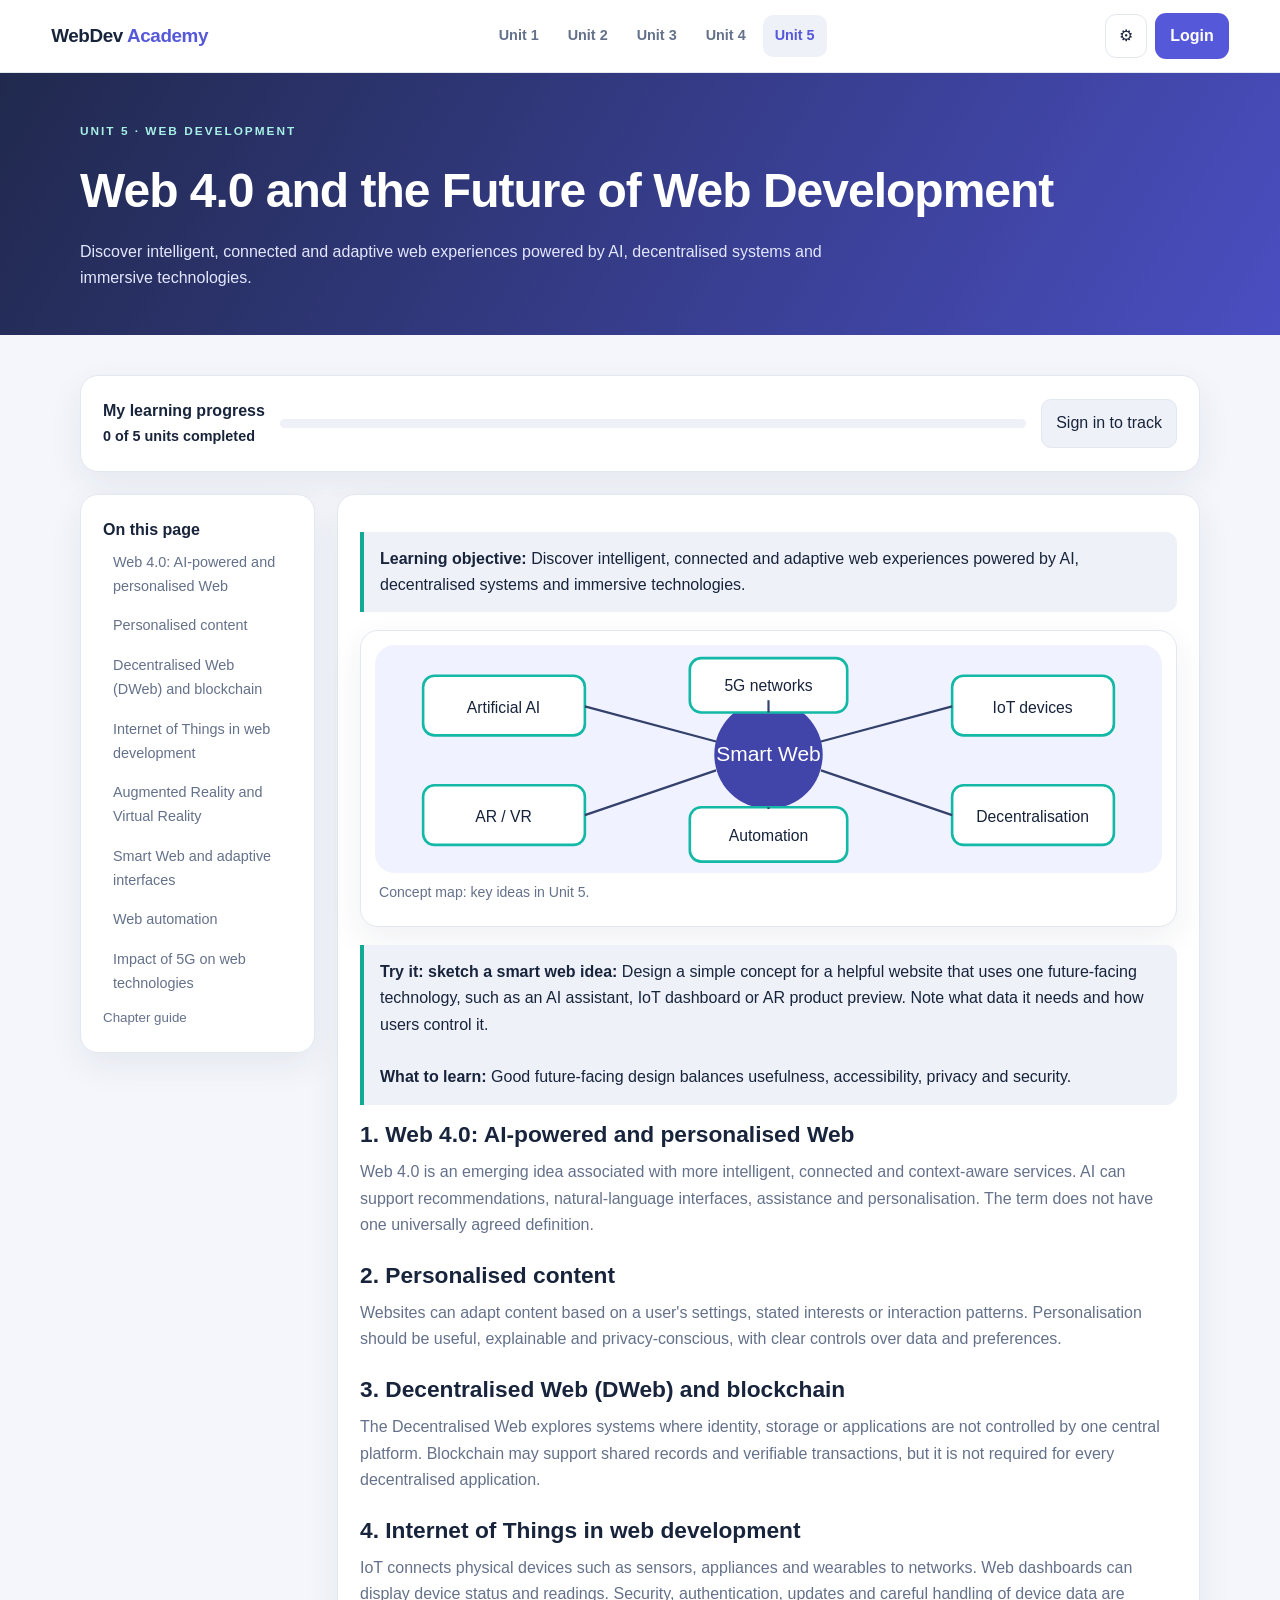
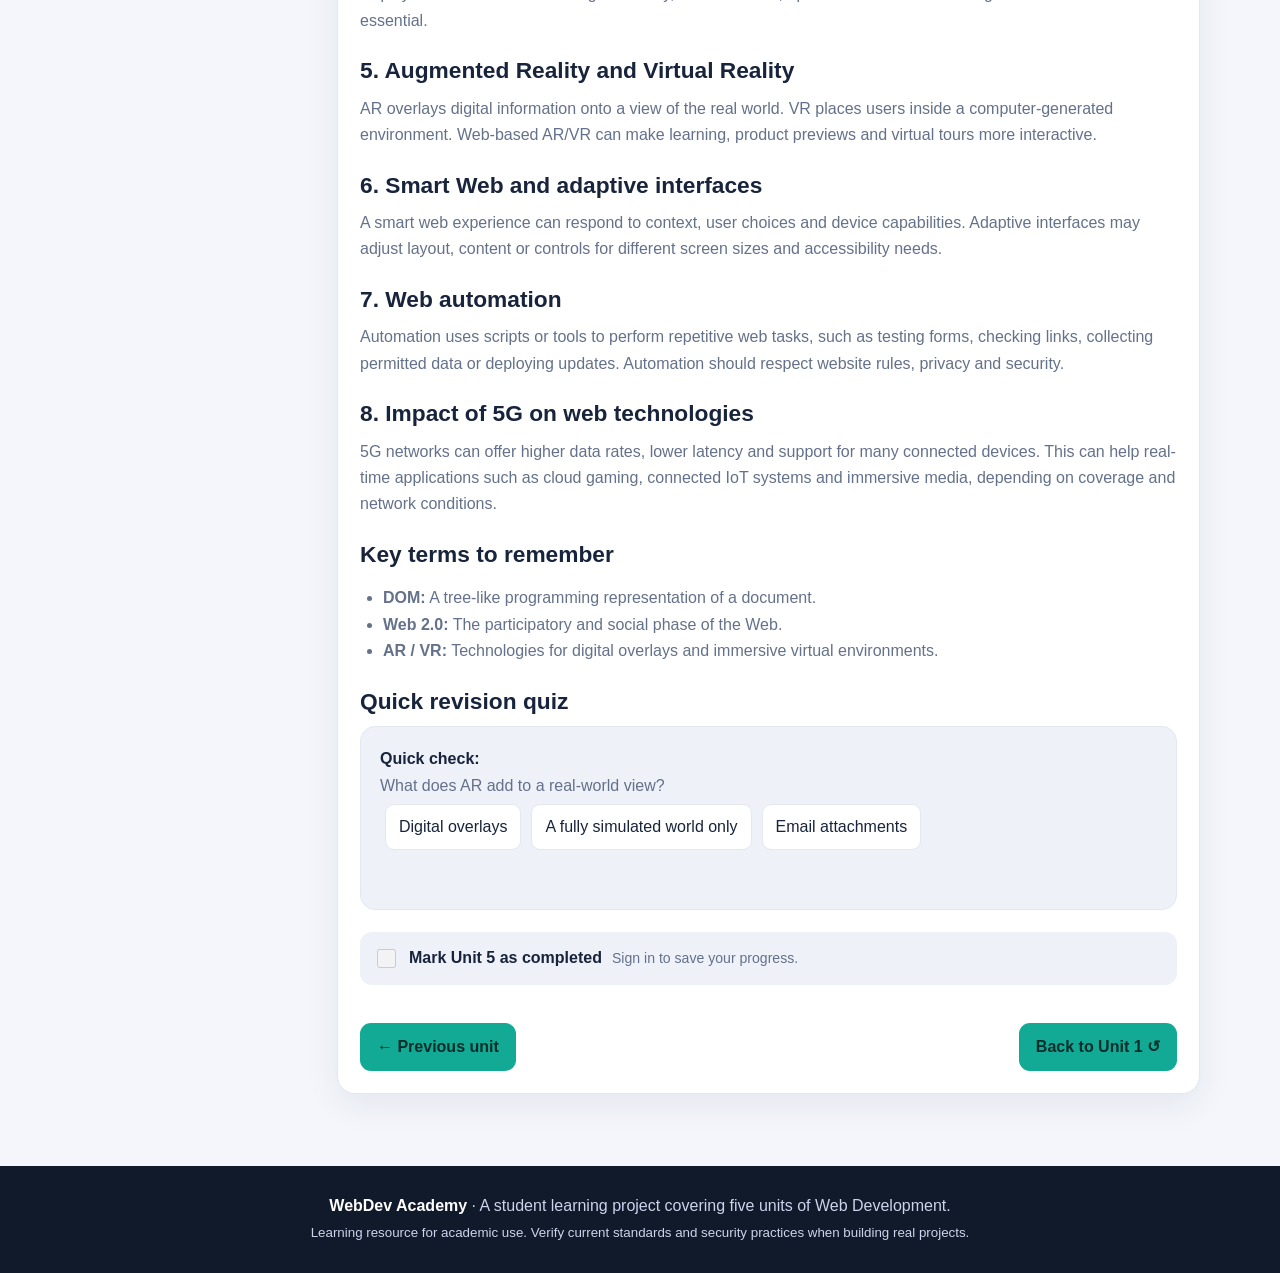
<file: unit5.html>
<!doctype html><html lang="en"><head><meta charset="utf-8"><meta name="viewport" content="width=device-width,initial-scale=1"><title>Unit 5: Web 4.0 and the Future of Web Development | WebDev Academy</title><link rel="stylesheet" href="style.css"></head><body>
<header class="topbar"><div class="top-inner"><a class="brand" href="index.html">WebDev <span>Academy</span></a><button class="menu-btn" id="menuToggle" aria-label="Toggle navigation" aria-expanded="false">☰</button><nav class="nav" id="mainNav"><a href="unit1.html" class="">Unit 1</a><a href="unit2.html" class="">Unit 2</a><a href="unit3.html" class="">Unit 3</a><a href="unit4.html" class="">Unit 4</a><a href="unit5.html" class="active">Unit 5</a></nav><div class="top-actions"><button class="icon-btn" id="settingsOpen" aria-label="Open settings" title="Settings">⚙</button><button class="login-btn" id="loginOpen">Login</button></div></div></header>
<div class="page-hero"><div class="wrap"><span class="eyebrow">Unit 5 · Web Development</span><h1>Web 4.0 and the Future of Web Development</h1><p>Discover intelligent, connected and adaptive web experiences powered by AI, decentralised systems and immersive technologies.</p></div></div>
<main class="wrap"><div class="progress-panel card"><div><strong>My learning progress</strong><div class="progress-label" id="progressLabel">0 of 5 units completed</div></div><div class="progress-track"><span id="overallProgress"></span></div><button class="secondary" id="progressLogin">Sign in to track</button></div><div class="layout"><aside class="card sidebar"><strong>On this page</strong><a href="#s1">Web 4.0: AI-powered and personalised Web</a><a href="#s2">Personalised content</a><a href="#s3">Decentralised Web (DWeb) and blockchain</a><a href="#s4">Internet of Things in web development</a><a href="#s5">Augmented Reality and Virtual Reality</a><a href="#s6">Smart Web and adaptive interfaces</a><a href="#s7">Web automation</a><a href="#s8">Impact of 5G on web technologies</a><div class="progress"><span></span></div><small style="color:var(--muted)">Chapter guide</small></aside><article class="card content"><div class="callout"><strong>Learning objective:</strong> Discover intelligent, connected and adaptive web experiences powered by AI, decentralised systems and immersive technologies.</div>
<figure class="card" style="margin:18px 0;padding:14px"><img src="assets/unit5.svg" alt="Concept diagram for unit 5" style="display:block;width:100%;height:auto;border-radius:12px"><figcaption style="color:var(--muted);font-size:.88rem;padding:8px 4px">Concept map: key ideas in Unit 5.</figcaption></figure>
<div class="callout"><strong>Try it: sketch a smart web idea:</strong> Design a simple concept for a helpful website that uses one future-facing technology, such as an AI assistant, IoT dashboard or AR product preview. Note what data it needs and how users control it.<br><br><strong>What to learn:</strong> Good future-facing design balances usefulness, accessibility, privacy and security.</div><section id="s1"><h2>1. Web 4.0: AI-powered and personalised Web</h2><p>Web 4.0 is an emerging idea associated with more intelligent, connected and context-aware services. AI can support recommendations, natural-language interfaces, assistance and personalisation. The term does not have one universally agreed definition.</p></section><section id="s2"><h2>2. Personalised content</h2><p>Websites can adapt content based on a user's settings, stated interests or interaction patterns. Personalisation should be useful, explainable and privacy-conscious, with clear controls over data and preferences.</p></section><section id="s3"><h2>3. Decentralised Web (DWeb) and blockchain</h2><p>The Decentralised Web explores systems where identity, storage or applications are not controlled by one central platform. Blockchain may support shared records and verifiable transactions, but it is not required for every decentralised application.</p></section><section id="s4"><h2>4. Internet of Things in web development</h2><p>IoT connects physical devices such as sensors, appliances and wearables to networks. Web dashboards can display device status and readings. Security, authentication, updates and careful handling of device data are essential.</p></section><section id="s5"><h2>5. Augmented Reality and Virtual Reality</h2><p>AR overlays digital information onto a view of the real world. VR places users inside a computer-generated environment. Web-based AR/VR can make learning, product previews and virtual tours more interactive.</p></section><section id="s6"><h2>6. Smart Web and adaptive interfaces</h2><p>A smart web experience can respond to context, user choices and device capabilities. Adaptive interfaces may adjust layout, content or controls for different screen sizes and accessibility needs.</p></section><section id="s7"><h2>7. Web automation</h2><p>Automation uses scripts or tools to perform repetitive web tasks, such as testing forms, checking links, collecting permitted data or deploying updates. Automation should respect website rules, privacy and security.</p></section><section id="s8"><h2>8. Impact of 5G on web technologies</h2><p>5G networks can offer higher data rates, lower latency and support for many connected devices. This can help real-time applications such as cloud gaming, connected IoT systems and immersive media, depending on coverage and network conditions.</p></section><section><h2>Key terms to remember</h2><ul><li><strong>DOM:</strong> A tree-like programming representation of a document.</li><li><strong>Web 2.0:</strong> The participatory and social phase of the Web.</li><li><strong>AR / VR:</strong> Technologies for digital overlays and immersive virtual environments.</li></ul></section><section><h2>Quick revision quiz</h2><div class="quiz" data-answer="a"><strong>Quick check:</strong><p>What does AR add to a real-world view?</p><button data-choice="a">Digital overlays</button><button data-choice="b">A fully simulated world only</button><button data-choice="c">Email attachments</button><div class="feedback" aria-live="polite"></div></div></section><div class="complete-row"><input type="checkbox" id="unitComplete" data-unit="5"><label for="unitComplete">Mark Unit 5 as completed</label><span id="unitStatus" style="color:var(--muted);font-size:.88rem">Progress is saved in this browser after sign-in.</span></div><div style="display:flex;justify-content:space-between;gap:10px;flex-wrap:wrap;margin-top:25px"><a class="btn" href="unit4.html">← Previous unit</a><a class="btn" href="unit1.html">Back to Unit 1 ↺</a></div></article></div></main>

<div class="dialog-backdrop" id="loginDialog" role="dialog" aria-modal="true" aria-labelledby="loginTitle"><div class="dialog"><h2 id="loginTitle">Your learning space</h2><p>Sign in with your name and QID to track your chapter progress on this device.</p><form id="loginForm"><label class="field"><span>Student name</span><input id="studentName" autocomplete="name" required maxlength="60" placeholder="Enter your name"></label><label class="field"><span>QID</span><input id="studentQid" required maxlength="40" placeholder="Enter your QID"></label><div class="callout"><strong>Privacy note:</strong> This is a front-end academic demo. Your details stay in this browser; there is no secure server authentication. Do not use a sensitive real-world ID on a publicly shared deployment.</div><div class="dialog-actions"><button type="button" class="secondary" data-close="loginDialog">Cancel</button><button class="primary" type="submit">Continue</button></div></form></div></div>
<div class="dialog-backdrop" id="settingsDialog" role="dialog" aria-modal="true" aria-labelledby="settingsTitle"><div class="dialog"><h2 id="settingsTitle">Website settings</h2><p>Adjust the learning experience.</p><div class="setting-row"><div><strong>Dark theme</strong><small>Switch between light and dark appearance.</small></div><input type="checkbox" id="darkToggle" aria-label="Dark theme"></div><div class="setting-row"><div><strong>Larger text</strong><small>Make lesson text easier to read.</small></div><input type="checkbox" id="textToggle" aria-label="Larger text"></div><div class="setting-row"><div><strong>Reduce motion</strong><small>Limit animated transitions.</small></div><input type="checkbox" id="motionToggle" aria-label="Reduce motion"></div><div class="setting-row"><div><strong>High contrast</strong><small>Strengthen borders and text contrast.</small></div><input type="checkbox" id="contrastToggle" aria-label="High contrast"></div><div class="dialog-actions"><button type="button" class="secondary" data-close="settingsDialog">Close</button></div></div></div>
<footer class="footer"><strong>WebDev Academy</strong> · A student learning project covering five units of Web Development.<br><small>Learning resource for academic use. Verify current standards and security practices when building real projects.</small></footer><script src="script.js"></script><script src="app.js"></script></body></html>
</file>
<file: style.css>
:root{--bg:#f4f6fb;--surface:#fff;--surface2:#eef1f8;--text:#18243b;--muted:#64718a;--line:#e2e7f0;--accent:#5558d9;--accent2:#12a995;--shadow:0 12px 34px rgba(28,42,77,.07);--radius:18px}
[data-theme="dark"]{--bg:#101624;--surface:#182235;--surface2:#202d43;--text:#edf2ff;--muted:#aab7ce;--line:#2d3b52;--accent:#9a9cff;--accent2:#5dd9c7;--shadow:0 12px 34px rgba(0,0,0,.2)}
[data-theme="light"]{color-scheme:light}[data-theme="dark"]{color-scheme:dark}
*{box-sizing:border-box}html{scroll-behavior:smooth}body{margin:0;background:var(--bg);color:var(--text);font:16px/1.65 Inter,Segoe UI,Arial,sans-serif;transition:background .2s,color .2s}
a{color:inherit;text-decoration:none}button,input,select{font:inherit}
.topbar{background:var(--surface);border-bottom:1px solid var(--line);position:sticky;top:0;z-index:30}
.top-inner{width:min(1180px,92%);margin:auto;min-height:72px;display:flex;align-items:center;justify-content:space-between;gap:16px}
.brand{font-weight:900;font-size:1.18rem;letter-spacing:-.4px;white-space:nowrap}.brand span{color:var(--accent)}
.nav{display:flex;align-items:center;gap:5px}.nav a{padding:9px 12px;border-radius:10px;color:var(--muted);font-size:.9rem;font-weight:650}.nav a:hover,.nav a.active{background:var(--surface2);color:var(--accent)}
.top-actions{display:flex;align-items:center;gap:8px}.icon-btn,.menu-btn{border:1px solid var(--line);background:var(--surface);color:var(--text);border-radius:11px;min-width:42px;min-height:42px;padding:8px 11px;cursor:pointer}.icon-btn:hover,.menu-btn:hover{border-color:var(--accent);color:var(--accent)}
.login-btn,.primary{background:var(--accent);color:#fff;border:0;border-radius:11px;padding:10px 15px;font-weight:750;cursor:pointer;min-height:42px}.login-btn:hover,.primary:hover{filter:brightness(1.08)}
.menu-btn{display:none}.wrap{width:min(1120px,90%);margin:auto}
.hero{padding:65px 0 58px;background:linear-gradient(120deg,#20294d,#4a4ec1);color:#fff;overflow:hidden}
.hero-grid{display:grid;grid-template-columns:1.45fr .8fr;gap:32px;align-items:center}.eyebrow{text-transform:uppercase;letter-spacing:2px;font-size:.74rem;font-weight:850;color:#a8f0e5}.hero h1{font-size:clamp(2.2rem,5vw,4.1rem);line-height:1.07;letter-spacing:-1.7px;margin:13px 0 18px;max-width:760px}.hero p{color:#e3e7ff;max-width:700px;font-size:1.08rem}.hero-art{border:1px solid #8087d4;background:rgba(255,255,255,.1);border-radius:25px;padding:30px;text-align:center}.hero-art .globe{font-size:4.7rem;line-height:1.2}.hero-art strong{display:block;font-size:1.1rem;margin-top:10px}.hero-art small{color:#e1e5ff}
.btn{display:inline-flex;align-items:center;justify-content:center;background:var(--accent2);color:#062d2a;font-weight:850;padding:11px 17px;border-radius:11px;margin-top:13px;min-height:44px}
main{padding:40px 0 72px}.section-head{display:flex;justify-content:space-between;align-items:end;gap:18px;margin:8px 0 20px}.section-head h2{margin:0;font-size:1.7rem;letter-spacing:-.5px}.section-head p{margin:4px 0 0;color:var(--muted)}
.grid{display:grid;grid-template-columns:repeat(2,minmax(0,1fr));gap:18px}.card{background:var(--surface);border:1px solid var(--line);border-radius:var(--radius);padding:22px;box-shadow:var(--shadow);min-width:0}.card h3{margin:7px 0 8px;line-height:1.3}.card p{color:var(--muted);margin:0}.unit-no{display:inline-grid;place-items:center;width:43px;height:43px;border-radius:13px;background:var(--surface2);color:var(--accent);font-weight:900}.tag{display:inline-block;font-size:.76rem;font-weight:800;color:#14796f;background:#dff7f1;padding:5px 10px;border-radius:30px;margin-top:13px}
.page-hero{padding:44px 0;background:linear-gradient(120deg,#20294d,#4a4ec1);color:white}.page-hero h1{font-size:clamp(2rem,4vw,3rem);letter-spacing:-1px;margin:8px 0}.page-hero p{max-width:800px;color:#e3e7ff;margin:0}
.layout{display:grid;grid-template-columns:235px minmax(0,1fr);gap:22px;align-items:start}.sidebar{position:sticky;top:92px}.sidebar a{display:block;padding:8px 10px;border-radius:8px;color:var(--muted);font-size:.9rem}.sidebar a:hover{background:var(--surface2);color:var(--accent)}
.content section{scroll-margin-top:95px;margin-bottom:22px}.content h2{font-size:1.42rem;line-height:1.3;margin:0 0 10px}.content h3{margin:18px 0 6px}.content p,.content li{color:var(--muted)}.content ul,.content ol{padding-left:23px}
.callout{border-left:4px solid var(--accent2);background:var(--surface2);padding:14px 16px;border-radius:0 11px 11px 0;margin:15px 0}.code{background:#111a2b;color:#dce8ff;border-radius:13px;padding:16px;overflow:auto;font:.9rem/1.6 Consolas,monospace;max-width:100%}.table-wrap{overflow:auto}table{border-collapse:collapse;width:100%;background:var(--surface);border-radius:12px;overflow:hidden}th,td{padding:11px 13px;border:1px solid var(--line);text-align:left}th{background:var(--surface2)}
.quiz{background:var(--surface2);border:1px solid var(--line);padding:19px;border-radius:15px}.quiz button{border:1px solid var(--line);background:var(--surface);color:var(--text);padding:9px 13px;border-radius:9px;margin:5px;cursor:pointer;min-height:40px}.quiz button:hover{border-color:var(--accent)}.feedback{font-weight:750;margin-top:10px;min-height:25px}
.progress-panel{display:flex;align-items:center;justify-content:space-between;gap:15px;flex-wrap:wrap;margin:0 0 22px}.progress-track{height:9px;background:var(--surface2);border-radius:20px;overflow:hidden;flex:1;min-width:120px}.progress-track span{display:block;height:100%;width:0;background:linear-gradient(90deg,var(--accent),var(--accent2));transition:width .25s}.progress-label{font-weight:800;font-size:.9rem}
.complete-row{display:flex;align-items:center;gap:10px;flex-wrap:wrap;margin-top:18px;padding:13px;background:var(--surface2);border-radius:12px}.complete-row input{width:19px;height:19px;accent-color:var(--accent)}.complete-row label{font-weight:700}
.footer{background:#111a2b;color:#cbd4ec;padding:27px 5%;text-align:center}.footer strong{color:#fff}
.dialog-backdrop{position:fixed;inset:0;background:rgba(8,14,29,.58);z-index:60;display:none;align-items:center;justify-content:center;padding:18px}.dialog-backdrop.open{display:flex}.dialog{width:min(460px,100%);background:var(--surface);color:var(--text);border:1px solid var(--line);border-radius:20px;padding:24px;box-shadow:0 25px 80px rgba(0,0,0,.25);max-height:90%;overflow:auto}.dialog h2{margin:0 0 6px}.dialog p{color:var(--muted);margin-top:0}.field{display:block;margin:14px 0}.field span{display:block;font-weight:750;font-size:.9rem;margin-bottom:6px}.field input,.field select{width:100%;min-height:46px;padding:10px 12px;border:1px solid var(--line);border-radius:10px;background:var(--bg);color:var(--text)}.dialog-actions{display:flex;justify-content:flex-end;gap:9px;flex-wrap:wrap;margin-top:18px}.secondary{background:var(--surface2);color:var(--text);border:1px solid var(--line);border-radius:10px;padding:10px 14px;min-height:42px;cursor:pointer}.setting-row{display:flex;justify-content:space-between;align-items:center;gap:12px;padding:13px 0;border-bottom:1px solid var(--line)}.setting-row:last-child{border:0}.setting-row small{display:block;color:var(--muted)}.setting-row input{width:20px;height:20px;accent-color:var(--accent)}
body.large-text{font-size:18px}body.reduce-motion *,body.reduce-motion *::before,body.reduce-motion *::after{scroll-behavior:auto!important;animation:none!important;transition:none!important}
@media(max-width:850px){.top-inner{flex-wrap:wrap;padding:12px 0}.menu-btn{display:inline-block}.nav{display:none;order:3;width:100%;padding:8px 0 3px;flex-wrap:wrap}.nav.open{display:flex}.nav a{flex:1 1 auto;text-align:center}.hero-grid{grid-template-columns:1fr .65fr}.layout{grid-template-columns:1fr}.sidebar{position:static}.sidebar a{display:inline-block;margin:3px}}
@media(max-width:620px){.wrap{width:92%}.hero{padding:46px 0}.hero-grid{grid-template-columns:1fr}.hero-art{display:none}.grid{grid-template-columns:1fr}.section-head{display:block}.top-inner{width:92%}.top-actions{margin-left:auto}.login-btn{padding:9px 11px}.page-hero{padding:34px 0}.card{padding:18px}.progress-panel{align-items:stretch}.progress-track{flex-basis:100%}}
@media(prefers-reduced-motion:reduce){html{scroll-behavior:auto}*,*::before,*::after{transition:none!important;animation:none!important}}
</file>
